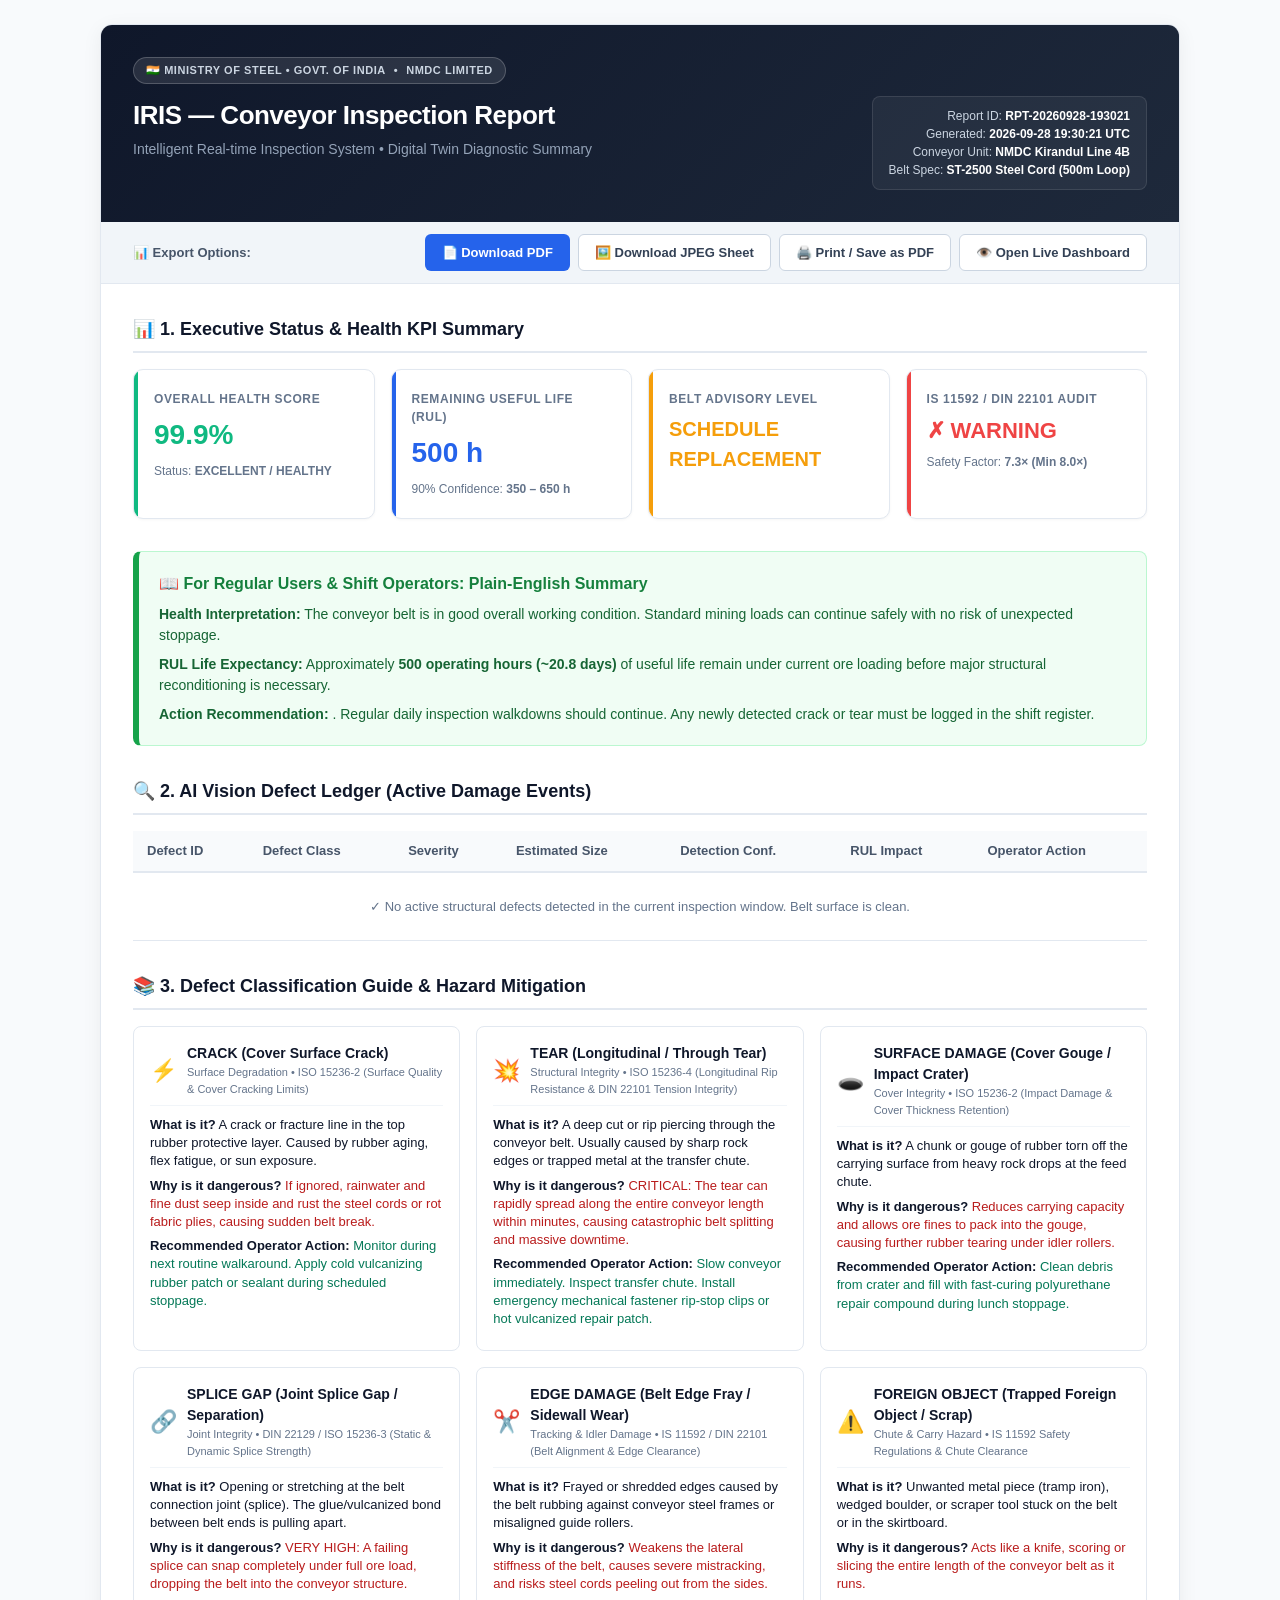
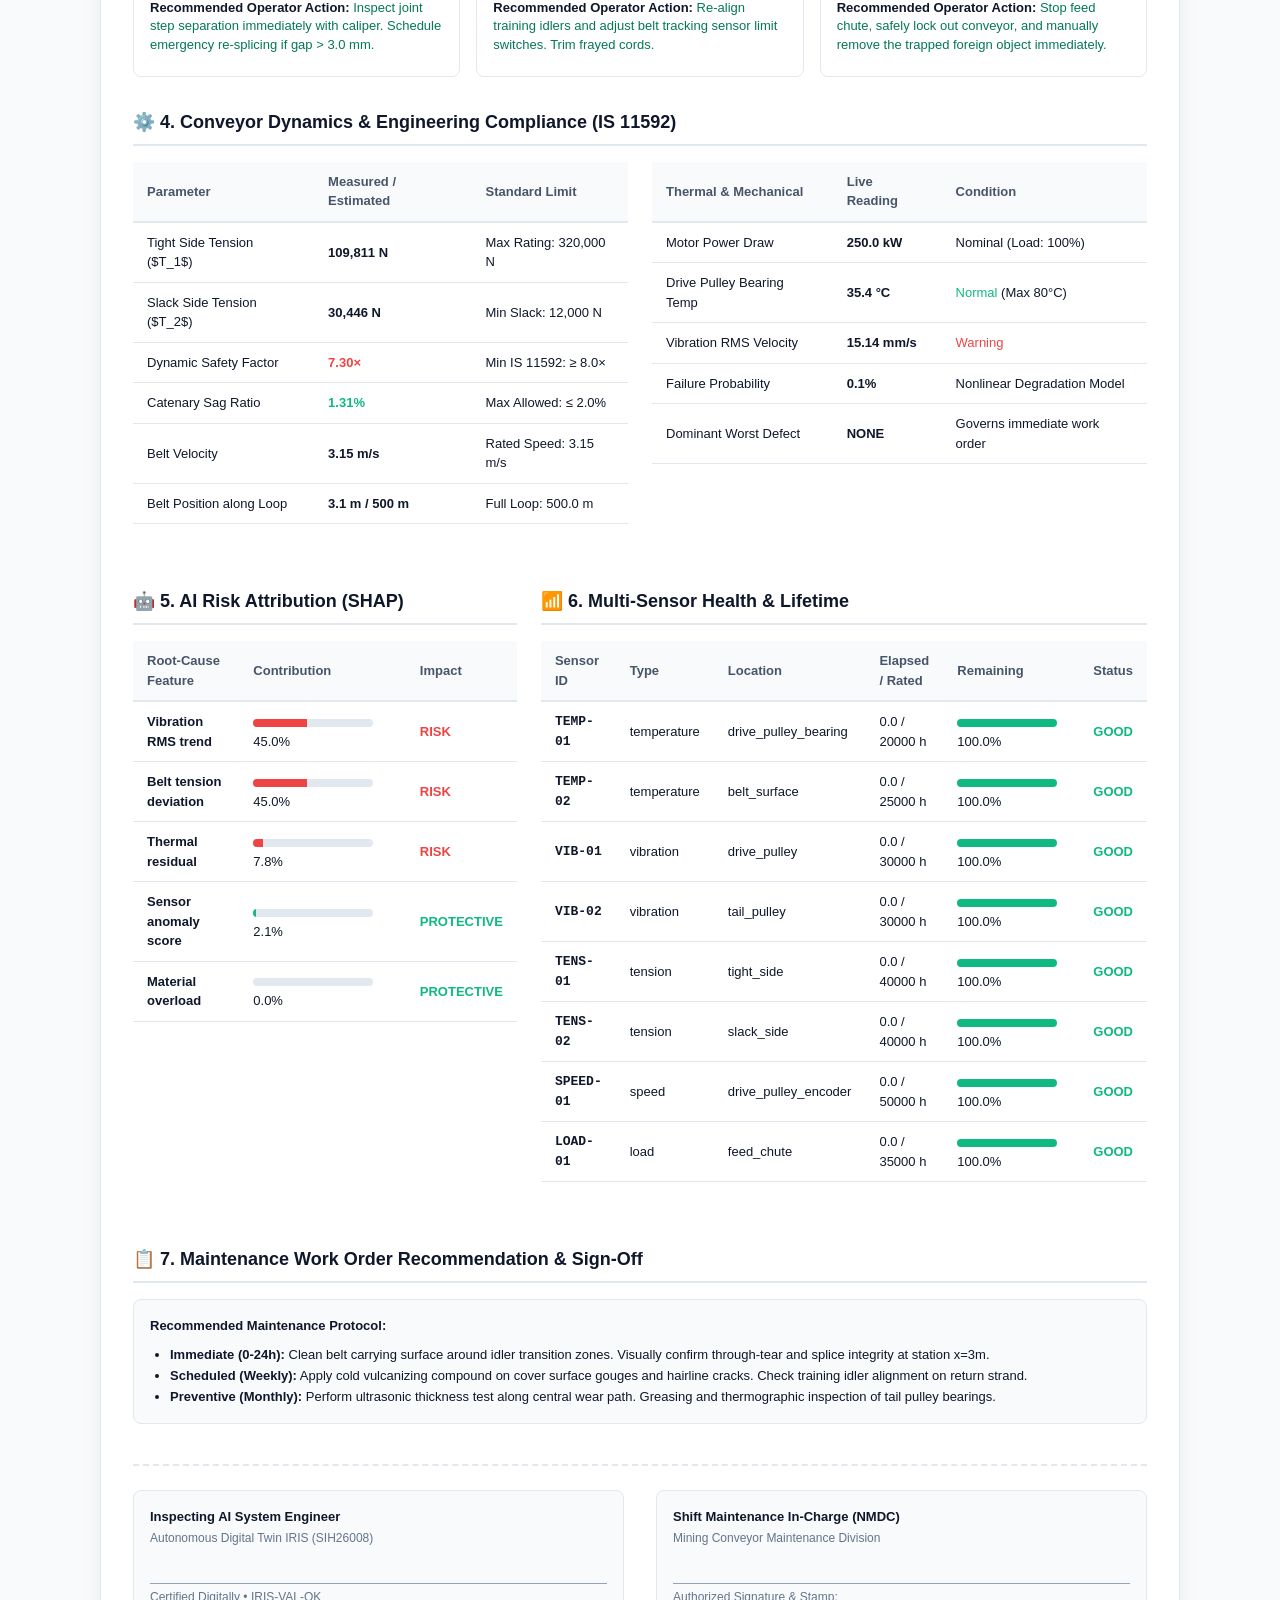
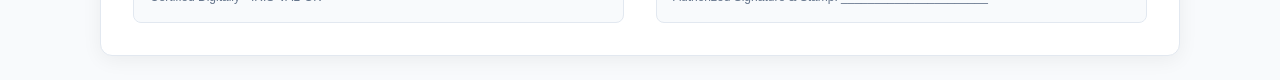
<file: data/reports/IRIS_Report_20260928_193021.html>
<!DOCTYPE html>
<html lang="en">
<head>
    <meta charset="UTF-8">
    <meta name="viewport" content="width=device-width, initial-scale=1.0">
    <title>IRIS Diagnostic Report — RPT-20260928-193021</title>
    <style>
        :root {
            --primary: #0f172a;
            --primary-accent: #2563eb;
            --text-main: #0f172a;
            --text-muted: #64748b;
            --border: #e2e8f0;
            --bg-page: #f8fafc;
            --bg-card: #ffffff;
        }
        * {
            box-sizing: border-box;
            margin: 0;
            padding: 0;
        }
        body {
            font-family: -apple-system, BlinkMacSystemFont, "Segoe UI", Roboto, Helvetica, Arial, sans-serif;
            background-color: var(--bg-page);
            color: var(--text-main);
            line-height: 1.5;
            padding: 24px;
        }
        .report-container {
            max-width: 1080px;
            margin: 0 auto;
            background: var(--bg-card);
            border-radius: 12px;
            box-shadow: 0 4px 20px rgba(0, 0, 0, 0.06);
            border: 1px solid var(--border);
            overflow: hidden;
        }
        /* Header Banner */
        .report-header {
            background: linear-gradient(135deg, #0f172a 0%, #1e293b 100%);
            color: #ffffff;
            padding: 32px;
            position: relative;
        }
        .govt-badge {
            display: inline-flex;
            align-items: center;
            gap: 8px;
            background: rgba(255, 255, 255, 0.1);
            border: 1px solid rgba(255, 255, 255, 0.2);
            padding: 4px 12px;
            border-radius: 999px;
            font-size: 11px;
            font-weight: 700;
            letter-spacing: 0.05em;
            color: #cbd5e1;
            margin-bottom: 12px;
        }
        .report-title-row {
            display: flex;
            justify-content: space-between;
            align-items: flex-start;
            flex-wrap: wrap;
            gap: 16px;
        }
        .report-main-title {
            font-size: 26px;
            font-weight: 800;
            letter-spacing: -0.02em;
        }
        .report-subtitle {
            font-size: 14px;
            color: #94a3b8;
            margin-top: 4px;
        }
        .meta-box {
            text-align: right;
            font-size: 12px;
            color: #cbd5e1;
            background: rgba(255, 255, 255, 0.05);
            padding: 10px 16px;
            border-radius: 8px;
            border: 1px solid rgba(255, 255, 255, 0.1);
        }
        .meta-box strong {
            color: #ffffff;
        }

        /* Action Toolbar */
        .action-bar {
            display: flex;
            justify-content: space-between;
            align-items: center;
            background: #f1f5f9;
            padding: 12px 32px;
            border-bottom: 1px solid var(--border);
            gap: 12px;
            flex-wrap: wrap;
        }
        .btn {
            display: inline-flex;
            align-items: center;
            gap: 6px;
            padding: 8px 16px;
            font-size: 13px;
            font-weight: 600;
            border-radius: 6px;
            cursor: pointer;
            text-decoration: none;
            border: 1px solid transparent;
            transition: all 0.2s ease;
        }
        .btn-primary {
            background: #2563eb;
            color: #ffffff;
        }
        .btn-primary:hover {
            background: #1d4ed8;
        }
        .btn-outline {
            background: #ffffff;
            color: #334155;
            border-color: #cbd5e1;
        }
        .btn-outline:hover {
            background: #f8fafc;
            border-color: #94a3b8;
        }

        /* Content Area */
        .report-body {
            padding: 32px;
        }

        /* Section Headings */
        .section-title {
            font-size: 18px;
            font-weight: 700;
            color: #0f172a;
            margin-bottom: 16px;
            display: flex;
            align-items: center;
            gap: 8px;
            border-bottom: 2px solid #e2e8f0;
            padding-bottom: 8px;
        }

        /* KPI Dashboard Grid */
        .kpi-grid {
            display: grid;
            grid-template-columns: repeat(auto-fit, minmax(220px, 1fr));
            gap: 16px;
            margin-bottom: 32px;
        }
        .kpi-card {
            background: #ffffff;
            border: 1px solid var(--border);
            border-radius: 10px;
            padding: 20px;
            box-shadow: 0 1px 3px rgba(0, 0, 0, 0.04);
            position: relative;
            overflow: hidden;
        }
        .kpi-card::before {
            content: "";
            position: absolute;
            top: 0;
            left: 0;
            width: 4px;
            height: 100%;
            background: var(--card-color, #2563eb);
        }
        .kpi-label {
            font-size: 12px;
            font-weight: 600;
            text-transform: uppercase;
            letter-spacing: 0.05em;
            color: var(--text-muted);
        }
        .kpi-val {
            font-size: 28px;
            font-weight: 800;
            color: var(--card-color, #0f172a);
            margin: 6px 0;
        }
        .kpi-sub {
            font-size: 12px;
            color: var(--text-muted);
        }

        /* Plain English Guide Callout */
        .guide-box {
            background: #f0fdf4;
            border: 1px solid #bbf7d0;
            border-left: 6px solid #16a34a;
            border-radius: 8px;
            padding: 20px;
            margin-bottom: 32px;
        }
        .guide-box h3 {
            font-size: 16px;
            color: #15803d;
            font-weight: 700;
            margin-bottom: 8px;
            display: flex;
            align-items: center;
            gap: 6px;
        }
        .guide-box p {
            font-size: 14px;
            color: #166534;
            margin-bottom: 8px;
        }
        .guide-box p:last-child {
            margin-bottom: 0;
        }

        /* Plain Cards Grid for Defect Classes */
        .plain-grid {
            display: grid;
            grid-template-columns: repeat(auto-fit, minmax(310px, 1fr));
            gap: 16px;
            margin-bottom: 32px;
        }
        .plain-card {
            background: #ffffff;
            border: 1px solid var(--border);
            border-radius: 8px;
            padding: 16px;
            font-size: 13px;
        }
        .plain-card-header {
            display: flex;
            align-items: center;
            gap: 10px;
            margin-bottom: 10px;
            border-bottom: 1px solid #f1f5f9;
            padding-bottom: 8px;
        }
        .plain-icon {
            font-size: 22px;
        }
        .plain-card-title {
            font-weight: 700;
            font-size: 14px;
            color: #0f172a;
        }
        .plain-card-cat {
            font-size: 11px;
            color: var(--text-muted);
        }
        .plain-card-body p {
            margin-bottom: 6px;
            line-height: 1.4;
        }

        /* Tables */
        .data-table {
            width: 100%;
            border-collapse: collapse;
            font-size: 13px;
            margin-bottom: 32px;
        }
        .data-table th {
            background: #f8fafc;
            color: #475569;
            font-weight: 600;
            text-align: left;
            padding: 10px 14px;
            border-bottom: 2px solid var(--border);
        }
        .data-table td {
            padding: 10px 14px;
            border-bottom: 1px solid var(--border);
            vertical-align: middle;
        }
        .data-table tr:hover td {
            background: #f8fafc;
        }

        /* Chips & Badges */
        .class-chip {
            display: inline-block;
            padding: 2px 8px;
            border-radius: 4px;
            font-size: 11px;
            font-weight: 700;
            border: 1px solid transparent;
        }
        .sev-chip {
            display: inline-block;
            padding: 2px 8px;
            border-radius: 4px;
            font-size: 11px;
            font-weight: 700;
            border: 1px solid transparent;
        }

        /* Engineering Metrics 2-col */
        .two-col {
            display: grid;
            grid-template-columns: 1fr 1fr;
            gap: 24px;
            margin-bottom: 32px;
        }
        @media (max-width: 768px) {
            .two-col {
                grid-template-columns: 1fr;
            }
        }

        /* Signoff Block */
        .signoff-block {
            display: grid;
            grid-template-columns: 1fr 1fr;
            gap: 32px;
            margin-top: 40px;
            padding-top: 24px;
            border-top: 2px dashed var(--border);
        }
        .sign-box {
            border: 1px solid var(--border);
            border-radius: 8px;
            padding: 16px;
            background: #f8fafc;
        }
        .sign-line {
            margin-top: 36px;
            border-top: 1px solid #94a3b8;
            padding-top: 4px;
            font-size: 12px;
            color: #64748b;
        }

        /* Print Media Styles */
        @media print {
            body {
                background: #ffffff;
                padding: 0;
            }
            .report-container {
                box-shadow: none;
                border: none;
                max-width: 100%;
            }
            .action-bar {
                display: none;
            }
            .report-header {
                background: #0f172a !important;
                -webkit-print-color-adjust: exact;
                print-color-adjust: exact;
            }
            .kpi-card, .plain-card, .guide-box {
                break-inside: avoid;
            }
        }
    </style>
</head>
<body>

<div class="report-container">
    <!-- Header -->
    <div class="report-header">
        <div class="govt-badge">
            <span>🇮🇳 MINISTRY OF STEEL • GOVT. OF INDIA</span>
            <span>•</span>
            <span>NMDC LIMITED</span>
        </div>
        <div class="report-title-row">
            <div>
                <h1 class="report-main-title">IRIS — Conveyor Inspection Report</h1>
                <div class="report-subtitle">Intelligent Real-time Inspection System • Digital Twin Diagnostic Summary</div>
            </div>
            <div class="meta-box">
                <div>Report ID: <strong>RPT-20260928-193021</strong></div>
                <div>Generated: <strong>2026-09-28 19:30:21 UTC</strong></div>
                <div>Conveyor Unit: <strong>NMDC Kirandul Line 4B</strong></div>
                <div>Belt Spec: <strong>ST-2500 Steel Cord (500m Loop)</strong></div>
            </div>
        </div>
    </div>

    <!-- Toolbar -->
    <div class="action-bar">
        <div style="font-size:13px;color:#475569;font-weight:600">
            📊 Export Options:
        </div>
        <div style="display:flex;gap:8px;flex-wrap:wrap">
            <a href="/api/report/pdf" class="btn btn-primary" download="IRIS_Report_RPT-20260928-193021.pdf">
                📄 Download PDF
            </a>
            <a href="/api/report/jpeg" class="btn btn-outline" download="IRIS_Report_RPT-20260928-193021.jpeg">
                🖼️ Download JPEG Sheet
            </a>
            <button onclick="window.print()" class="btn btn-outline">
                🖨️ Print / Save as PDF
            </button>
            <a href="/" class="btn btn-outline">
                👁️ Open Live Dashboard
            </a>
        </div>
    </div>

    <div class="report-body">
        <!-- ═══ 1. Executive Status & KPIs ═══ -->
        <div class="section-title">📊 1. Executive Status & Health KPI Summary</div>
        
        <div class="kpi-grid">
            <div class="kpi-card" style="--card-color: #10b981">
                <div class="kpi-label">Overall Health Score</div>
                <div class="kpi-val">99.9%</div>
                <div class="kpi-sub">Status: <strong>EXCELLENT / HEALTHY</strong></div>
            </div>
            <div class="kpi-card" style="--card-color: #2563eb">
                <div class="kpi-label">Remaining Useful Life (RUL)</div>
                <div class="kpi-val">500 h</div>
                <div class="kpi-sub">90% Confidence: <strong>350 – 650 h</strong></div>
            </div>
            <div class="kpi-card" style="--card-color: #f59e0b">
                <div class="kpi-label">Belt Advisory Level</div>
                <div class="kpi-val" style="font-size:20px">SCHEDULE REPLACEMENT</div>
                <div class="kpi-sub"></div>
            </div>
            <div class="kpi-card" style="--card-color: #ef4444">
                <div class="kpi-label">IS 11592 / DIN 22101 Audit</div>
                <div class="kpi-val" style="font-size:22px">✗ WARNING</div>
                <div class="kpi-sub">Safety Factor: <strong>7.3× (Min 8.0×)</strong></div>
            </div>
        </div>

        <!-- ═══ 2. Non-Technical / Plain-English Guide ═══ -->
        <div class="guide-box">
            <h3>📖 For Regular Users & Shift Operators: Plain-English Summary</h3>
            <p><strong>Health Interpretation:</strong> The conveyor belt is in good overall working condition. Standard mining loads can continue safely with no risk of unexpected stoppage.</p>
            <p><strong>RUL Life Expectancy:</strong> Approximately <strong>500 operating hours (~20.8 days)</strong> of useful life remain under current ore loading before major structural reconditioning is necessary.</p>
            <p><strong>Action Recommendation:</strong> . Regular daily inspection walkdowns should continue. Any newly detected crack or tear must be logged in the shift register.</p>
        </div>

        <!-- ═══ 3. Active Damage Event Ledger ═══ -->
        <div class="section-title">🔍 2. AI Vision Defect Ledger (Active Damage Events)</div>
        <table class="data-table">
            <thead>
                <tr>
                    <th>Defect ID</th>
                    <th>Defect Class</th>
                    <th>Severity</th>
                    <th>Estimated Size</th>
                    <th>Detection Conf.</th>
                    <th>RUL Impact</th>
                    <th>Operator Action</th>
                </tr>
            </thead>
            <tbody>
                
        <tr>
            <td colspan="7" style="text-align:center;padding:24px;color:#64748b">
                ✓ No active structural defects detected in the current inspection window. Belt surface is clean.
            </td>
        </tr>
        
            </tbody>
        </table>

        <!-- ═══ 4. Defect Types Knowledge Base for Operators ═══ -->
        <div class="section-title">📚 3. Defect Classification Guide & Hazard Mitigation</div>
        <div class="plain-grid">
            
        <div class="plain-card">
            <div class="plain-card-header">
                <span class="plain-icon">⚡</span>
                <div>
                    <div class="plain-card-title">CRACK (Cover Surface Crack)</div>
                    <div class="plain-card-cat">Surface Degradation • ISO 15236-2 (Surface Quality & Cover Cracking Limits)</div>
                </div>
            </div>
            <div class="plain-card-body">
                <p><strong>What is it?</strong> A crack or fracture line in the top rubber protective layer. Caused by rubber aging, flex fatigue, or sun exposure.</p>
                <p><strong>Why is it dangerous?</strong> <span style="color:#b91c1c">If ignored, rainwater and fine dust seep inside and rust the steel cords or rot fabric plies, causing sudden belt break.</span></p>
                <p><strong>Recommended Operator Action:</strong> <span style="color:#047857">Monitor during next routine walkaround. Apply cold vulcanizing rubber patch or sealant during scheduled stoppage.</span></p>
            </div>
        </div>
        
        <div class="plain-card">
            <div class="plain-card-header">
                <span class="plain-icon">💥</span>
                <div>
                    <div class="plain-card-title">TEAR (Longitudinal / Through Tear)</div>
                    <div class="plain-card-cat">Structural Integrity • ISO 15236-4 (Longitudinal Rip Resistance & DIN 22101 Tension Integrity)</div>
                </div>
            </div>
            <div class="plain-card-body">
                <p><strong>What is it?</strong> A deep cut or rip piercing through the conveyor belt. Usually caused by sharp rock edges or trapped metal at the transfer chute.</p>
                <p><strong>Why is it dangerous?</strong> <span style="color:#b91c1c">CRITICAL: The tear can rapidly spread along the entire conveyor length within minutes, causing catastrophic belt splitting and massive downtime.</span></p>
                <p><strong>Recommended Operator Action:</strong> <span style="color:#047857">Slow conveyor immediately. Inspect transfer chute. Install emergency mechanical fastener rip-stop clips or hot vulcanized repair patch.</span></p>
            </div>
        </div>
        
        <div class="plain-card">
            <div class="plain-card-header">
                <span class="plain-icon">🕳️</span>
                <div>
                    <div class="plain-card-title">SURFACE DAMAGE (Cover Gouge / Impact Crater)</div>
                    <div class="plain-card-cat">Cover Integrity • ISO 15236-2 (Impact Damage & Cover Thickness Retention)</div>
                </div>
            </div>
            <div class="plain-card-body">
                <p><strong>What is it?</strong> A chunk or gouge of rubber torn off the carrying surface from heavy rock drops at the feed chute.</p>
                <p><strong>Why is it dangerous?</strong> <span style="color:#b91c1c">Reduces carrying capacity and allows ore fines to pack into the gouge, causing further rubber tearing under idler rollers.</span></p>
                <p><strong>Recommended Operator Action:</strong> <span style="color:#047857">Clean debris from crater and fill with fast-curing polyurethane repair compound during lunch stoppage.</span></p>
            </div>
        </div>
        
        <div class="plain-card">
            <div class="plain-card-header">
                <span class="plain-icon">🔗</span>
                <div>
                    <div class="plain-card-title">SPLICE GAP (Joint Splice Gap / Separation)</div>
                    <div class="plain-card-cat">Joint Integrity • DIN 22129 / ISO 15236-3 (Static & Dynamic Splice Strength)</div>
                </div>
            </div>
            <div class="plain-card-body">
                <p><strong>What is it?</strong> Opening or stretching at the belt connection joint (splice). The glue/vulcanized bond between belt ends is pulling apart.</p>
                <p><strong>Why is it dangerous?</strong> <span style="color:#b91c1c">VERY HIGH: A failing splice can snap completely under full ore load, dropping the belt into the conveyor structure.</span></p>
                <p><strong>Recommended Operator Action:</strong> <span style="color:#047857">Inspect joint step separation immediately with caliper. Schedule emergency re-splicing if gap > 3.0 mm.</span></p>
            </div>
        </div>
        
        <div class="plain-card">
            <div class="plain-card-header">
                <span class="plain-icon">✂️</span>
                <div>
                    <div class="plain-card-title">EDGE DAMAGE (Belt Edge Fray / Sidewall Wear)</div>
                    <div class="plain-card-cat">Tracking & Idler Damage • IS 11592 / DIN 22101 (Belt Alignment & Edge Clearance)</div>
                </div>
            </div>
            <div class="plain-card-body">
                <p><strong>What is it?</strong> Frayed or shredded edges caused by the belt rubbing against conveyor steel frames or misaligned guide rollers.</p>
                <p><strong>Why is it dangerous?</strong> <span style="color:#b91c1c">Weakens the lateral stiffness of the belt, causes severe mistracking, and risks steel cords peeling out from the sides.</span></p>
                <p><strong>Recommended Operator Action:</strong> <span style="color:#047857">Re-align training idlers and adjust belt tracking sensor limit switches. Trim frayed cords.</span></p>
            </div>
        </div>
        
        <div class="plain-card">
            <div class="plain-card-header">
                <span class="plain-icon">⚠️</span>
                <div>
                    <div class="plain-card-title">FOREIGN OBJECT (Trapped Foreign Object / Scrap)</div>
                    <div class="plain-card-cat">Chute & Carry Hazard • IS 11592 Safety Regulations & Chute Clearance</div>
                </div>
            </div>
            <div class="plain-card-body">
                <p><strong>What is it?</strong> Unwanted metal piece (tramp iron), wedged boulder, or scraper tool stuck on the belt or in the skirtboard.</p>
                <p><strong>Why is it dangerous?</strong> <span style="color:#b91c1c">Acts like a knife, scoring or slicing the entire length of the conveyor belt as it runs.</span></p>
                <p><strong>Recommended Operator Action:</strong> <span style="color:#047857">Stop feed chute, safely lock out conveyor, and manually remove the trapped foreign object immediately.</span></p>
            </div>
        </div>
        
        </div>

        <!-- ═══ 5. Physics & Dynamic Compliance ═══ -->
        <div class="section-title">⚙️ 4. Conveyor Dynamics & Engineering Compliance (IS 11592)</div>
        <div class="two-col">
            <div>
                <table class="data-table">
                    <thead>
                        <tr>
                            <th>Parameter</th>
                            <th>Measured / Estimated</th>
                            <th>Standard Limit</th>
                        </tr>
                    </thead>
                    <tbody>
                        <tr>
                            <td>Tight Side Tension ($T_1$)</td>
                            <td><strong>109,811 N</strong></td>
                            <td>Max Rating: 320,000 N</td>
                        </tr>
                        <tr>
                            <td>Slack Side Tension ($T_2$)</td>
                            <td><strong>30,446 N</strong></td>
                            <td>Min Slack: 12,000 N</td>
                        </tr>
                        <tr>
                            <td>Dynamic Safety Factor</td>
                            <td><strong style="color:#ef4444">7.30×</strong></td>
                            <td>Min IS 11592: &ge; 8.0×</td>
                        </tr>
                        <tr>
                            <td>Catenary Sag Ratio</td>
                            <td><strong style="color:#10b981">1.31%</strong></td>
                            <td>Max Allowed: &le; 2.0%</td>
                        </tr>
                        <tr>
                            <td>Belt Velocity</td>
                            <td><strong>3.15 m/s</strong></td>
                            <td>Rated Speed: 3.15 m/s</td>
                        </tr>
                        <tr>
                            <td>Belt Position along Loop</td>
                            <td><strong>3.1 m / 500 m</strong></td>
                            <td>Full Loop: 500.0 m</td>
                        </tr>
                    </tbody>
                </table>
            </div>
            <div>
                <table class="data-table">
                    <thead>
                        <tr>
                            <th>Thermal & Mechanical</th>
                            <th>Live Reading</th>
                            <th>Condition</th>
                        </tr>
                    </thead>
                    <tbody>
                        <tr>
                            <td>Motor Power Draw</td>
                            <td><strong>250.0 kW</strong></td>
                            <td>Nominal (Load: 100%)</td>
                        </tr>
                        <tr>
                            <td>Drive Pulley Bearing Temp</td>
                            <td><strong>35.4 °C</strong></td>
                            <td><span style="color:#10b981">Normal</span> (Max 80°C)</td>
                        </tr>
                        <tr>
                            <td>Vibration RMS Velocity</td>
                            <td><strong>15.14 mm/s</strong></td>
                            <td><span style="color:#ef4444">Warning</span></td>
                        </tr>
                        <tr>
                            <td>Failure Probability</td>
                            <td><strong>0.1%</strong></td>
                            <td>Nonlinear Degradation Model</td>
                        </tr>
                        <tr>
                            <td>Dominant Worst Defect</td>
                            <td><strong>NONE</strong></td>
                            <td>Governs immediate work order</td>
                        </tr>
                    </tbody>
                </table>
            </div>
        </div>

        <!-- ═══ 6. AI SHAP Feature Risk Attribution & Sensors ═══ -->
        <div class="two-col">
            <div>
                <div class="section-title">🤖 5. AI Risk Attribution (SHAP)</div>
                <table class="data-table">
                    <thead>
                        <tr>
                            <th>Root-Cause Feature</th>
                            <th>Contribution</th>
                            <th>Impact</th>
                        </tr>
                    </thead>
                    <tbody>
                        
            <tr>
                <td><strong>Vibration RMS trend</strong></td>
                <td>
                    <div style="background:#e2e8f0;border-radius:4px;height:8px;overflow:hidden;width:120px;display:inline-block;vertical-align:middle;margin-right:8px">
                        <div style="background:#ef4444;height:100%;width:45.0%"></div>
                    </div>
                    45.0%
                </td>
                <td><span style="color:#ef4444;font-weight:600;text-transform:uppercase">risk</span></td>
            </tr>
            
            <tr>
                <td><strong>Belt tension deviation</strong></td>
                <td>
                    <div style="background:#e2e8f0;border-radius:4px;height:8px;overflow:hidden;width:120px;display:inline-block;vertical-align:middle;margin-right:8px">
                        <div style="background:#ef4444;height:100%;width:45.0%"></div>
                    </div>
                    45.0%
                </td>
                <td><span style="color:#ef4444;font-weight:600;text-transform:uppercase">risk</span></td>
            </tr>
            
            <tr>
                <td><strong>Thermal residual</strong></td>
                <td>
                    <div style="background:#e2e8f0;border-radius:4px;height:8px;overflow:hidden;width:120px;display:inline-block;vertical-align:middle;margin-right:8px">
                        <div style="background:#ef4444;height:100%;width:7.8%"></div>
                    </div>
                    7.8%
                </td>
                <td><span style="color:#ef4444;font-weight:600;text-transform:uppercase">risk</span></td>
            </tr>
            
            <tr>
                <td><strong>Sensor anomaly score</strong></td>
                <td>
                    <div style="background:#e2e8f0;border-radius:4px;height:8px;overflow:hidden;width:120px;display:inline-block;vertical-align:middle;margin-right:8px">
                        <div style="background:#10b981;height:100%;width:2.1%"></div>
                    </div>
                    2.1%
                </td>
                <td><span style="color:#10b981;font-weight:600;text-transform:uppercase">protective</span></td>
            </tr>
            
            <tr>
                <td><strong>Material overload</strong></td>
                <td>
                    <div style="background:#e2e8f0;border-radius:4px;height:8px;overflow:hidden;width:120px;display:inline-block;vertical-align:middle;margin-right:8px">
                        <div style="background:#10b981;height:100%;width:0.0%"></div>
                    </div>
                    0.0%
                </td>
                <td><span style="color:#10b981;font-weight:600;text-transform:uppercase">protective</span></td>
            </tr>
            
                    </tbody>
                </table>
            </div>
            <div>
                <div class="section-title">📶 6. Multi-Sensor Health & Lifetime</div>
                <table class="data-table">
                    <thead>
                        <tr>
                            <th>Sensor ID</th>
                            <th>Type</th>
                            <th>Location</th>
                            <th>Elapsed / Rated</th>
                            <th>Remaining</th>
                            <th>Status</th>
                        </tr>
                    </thead>
                    <tbody>
                        
            <tr>
                <td style="font-weight:600;font-family:monospace">TEMP-01</td>
                <td>temperature</td>
                <td>drive_pulley_bearing</td>
                <td>0.0 / 20000 h</td>
                <td>
                    <div style="background:#e2e8f0;border-radius:4px;height:8px;overflow:hidden;width:100px;display:inline-block;vertical-align:middle;margin-right:8px">
                        <div style="background:#10b981;height:100%;width:100.0%"></div>
                    </div>
                    100.0%
                </td>
                <td><span style="color:#10b981;font-weight:600">GOOD</span></td>
            </tr>
            
            <tr>
                <td style="font-weight:600;font-family:monospace">TEMP-02</td>
                <td>temperature</td>
                <td>belt_surface</td>
                <td>0.0 / 25000 h</td>
                <td>
                    <div style="background:#e2e8f0;border-radius:4px;height:8px;overflow:hidden;width:100px;display:inline-block;vertical-align:middle;margin-right:8px">
                        <div style="background:#10b981;height:100%;width:100.0%"></div>
                    </div>
                    100.0%
                </td>
                <td><span style="color:#10b981;font-weight:600">GOOD</span></td>
            </tr>
            
            <tr>
                <td style="font-weight:600;font-family:monospace">VIB-01</td>
                <td>vibration</td>
                <td>drive_pulley</td>
                <td>0.0 / 30000 h</td>
                <td>
                    <div style="background:#e2e8f0;border-radius:4px;height:8px;overflow:hidden;width:100px;display:inline-block;vertical-align:middle;margin-right:8px">
                        <div style="background:#10b981;height:100%;width:100.0%"></div>
                    </div>
                    100.0%
                </td>
                <td><span style="color:#10b981;font-weight:600">GOOD</span></td>
            </tr>
            
            <tr>
                <td style="font-weight:600;font-family:monospace">VIB-02</td>
                <td>vibration</td>
                <td>tail_pulley</td>
                <td>0.0 / 30000 h</td>
                <td>
                    <div style="background:#e2e8f0;border-radius:4px;height:8px;overflow:hidden;width:100px;display:inline-block;vertical-align:middle;margin-right:8px">
                        <div style="background:#10b981;height:100%;width:100.0%"></div>
                    </div>
                    100.0%
                </td>
                <td><span style="color:#10b981;font-weight:600">GOOD</span></td>
            </tr>
            
            <tr>
                <td style="font-weight:600;font-family:monospace">TENS-01</td>
                <td>tension</td>
                <td>tight_side</td>
                <td>0.0 / 40000 h</td>
                <td>
                    <div style="background:#e2e8f0;border-radius:4px;height:8px;overflow:hidden;width:100px;display:inline-block;vertical-align:middle;margin-right:8px">
                        <div style="background:#10b981;height:100%;width:100.0%"></div>
                    </div>
                    100.0%
                </td>
                <td><span style="color:#10b981;font-weight:600">GOOD</span></td>
            </tr>
            
            <tr>
                <td style="font-weight:600;font-family:monospace">TENS-02</td>
                <td>tension</td>
                <td>slack_side</td>
                <td>0.0 / 40000 h</td>
                <td>
                    <div style="background:#e2e8f0;border-radius:4px;height:8px;overflow:hidden;width:100px;display:inline-block;vertical-align:middle;margin-right:8px">
                        <div style="background:#10b981;height:100%;width:100.0%"></div>
                    </div>
                    100.0%
                </td>
                <td><span style="color:#10b981;font-weight:600">GOOD</span></td>
            </tr>
            
            <tr>
                <td style="font-weight:600;font-family:monospace">SPEED-01</td>
                <td>speed</td>
                <td>drive_pulley_encoder</td>
                <td>0.0 / 50000 h</td>
                <td>
                    <div style="background:#e2e8f0;border-radius:4px;height:8px;overflow:hidden;width:100px;display:inline-block;vertical-align:middle;margin-right:8px">
                        <div style="background:#10b981;height:100%;width:100.0%"></div>
                    </div>
                    100.0%
                </td>
                <td><span style="color:#10b981;font-weight:600">GOOD</span></td>
            </tr>
            
            <tr>
                <td style="font-weight:600;font-family:monospace">LOAD-01</td>
                <td>load</td>
                <td>feed_chute</td>
                <td>0.0 / 35000 h</td>
                <td>
                    <div style="background:#e2e8f0;border-radius:4px;height:8px;overflow:hidden;width:100px;display:inline-block;vertical-align:middle;margin-right:8px">
                        <div style="background:#10b981;height:100%;width:100.0%"></div>
                    </div>
                    100.0%
                </td>
                <td><span style="color:#10b981;font-weight:600">GOOD</span></td>
            </tr>
            
                    </tbody>
                </table>
            </div>
        </div>

        <!-- ═══ 7. Work Order & Signatures ═══ -->
        <div class="section-title">📋 7. Maintenance Work Order Recommendation & Sign-Off</div>
        <div style="background:#f8fafc;border:1px solid var(--border);border-radius:8px;padding:16px;font-size:13px;line-height:1.6">
            <strong>Recommended Maintenance Protocol:</strong>
            <ul style="margin-left:20px;margin-top:8px">
                <li><strong>Immediate (0-24h):</strong> Clean belt carrying surface around idler transition zones. Visually confirm through-tear and splice integrity at station x=3m.</li>
                <li><strong>Scheduled (Weekly):</strong> Apply cold vulcanizing compound on cover surface gouges and hairline cracks. Check training idler alignment on return strand.</li>
                <li><strong>Preventive (Monthly):</strong> Perform ultrasonic thickness test along central wear path. Greasing and thermographic inspection of tail pulley bearings.</li>
            </ul>
        </div>

        <div class="signoff-block">
            <div class="sign-box">
                <div style="font-weight:700;font-size:13px;color:#0f172a">Inspecting AI System Engineer</div>
                <div style="font-size:12px;color:#64748b;margin-top:2px">Autonomous Digital Twin IRIS (SIH26008)</div>
                <div class="sign-line">Certified Digitally • IRIS-VAL-OK</div>
            </div>
            <div class="sign-box">
                <div style="font-weight:700;font-size:13px;color:#0f172a">Shift Maintenance In-Charge (NMDC)</div>
                <div style="font-size:12px;color:#64748b;margin-top:2px">Mining Conveyor Maintenance Division</div>
                <div class="sign-line">Authorized Signature & Stamp: ______________________</div>
            </div>
        </div>
    </div>
</div>

</body>
</html>
</file>
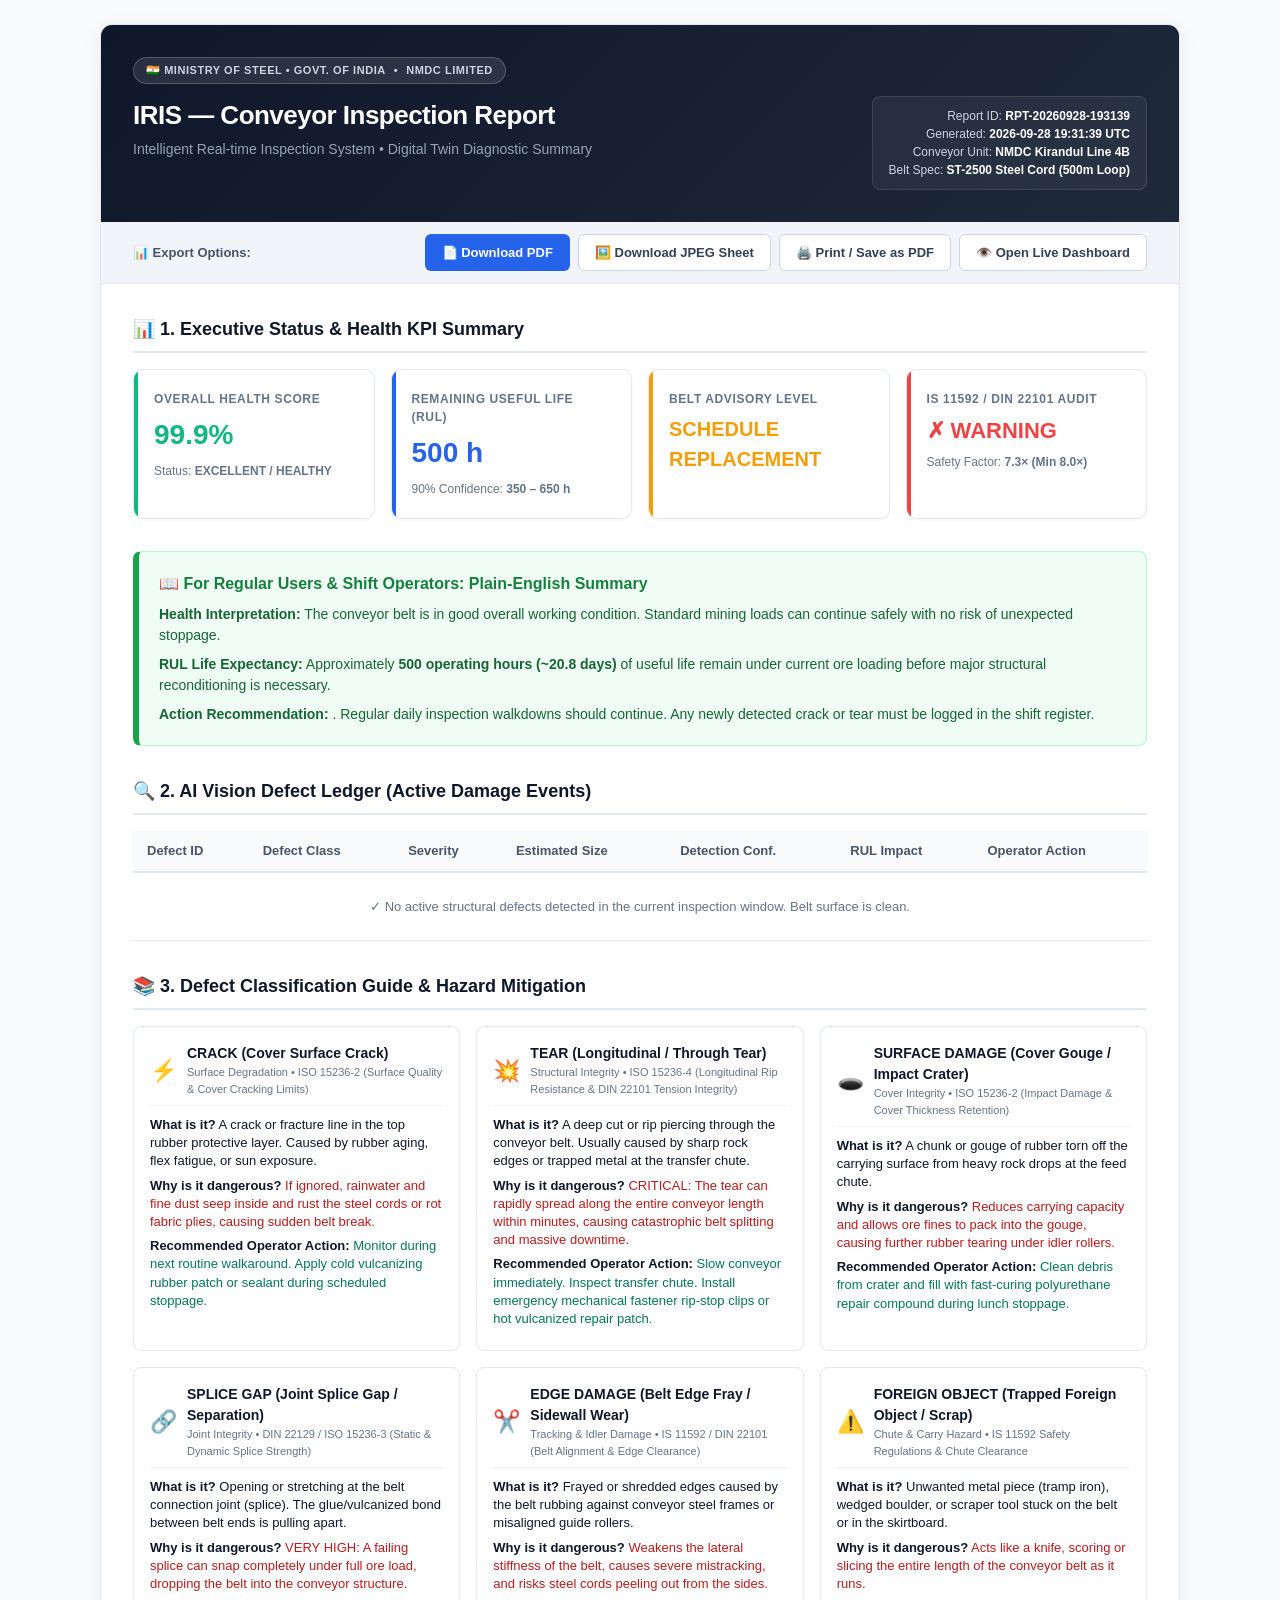
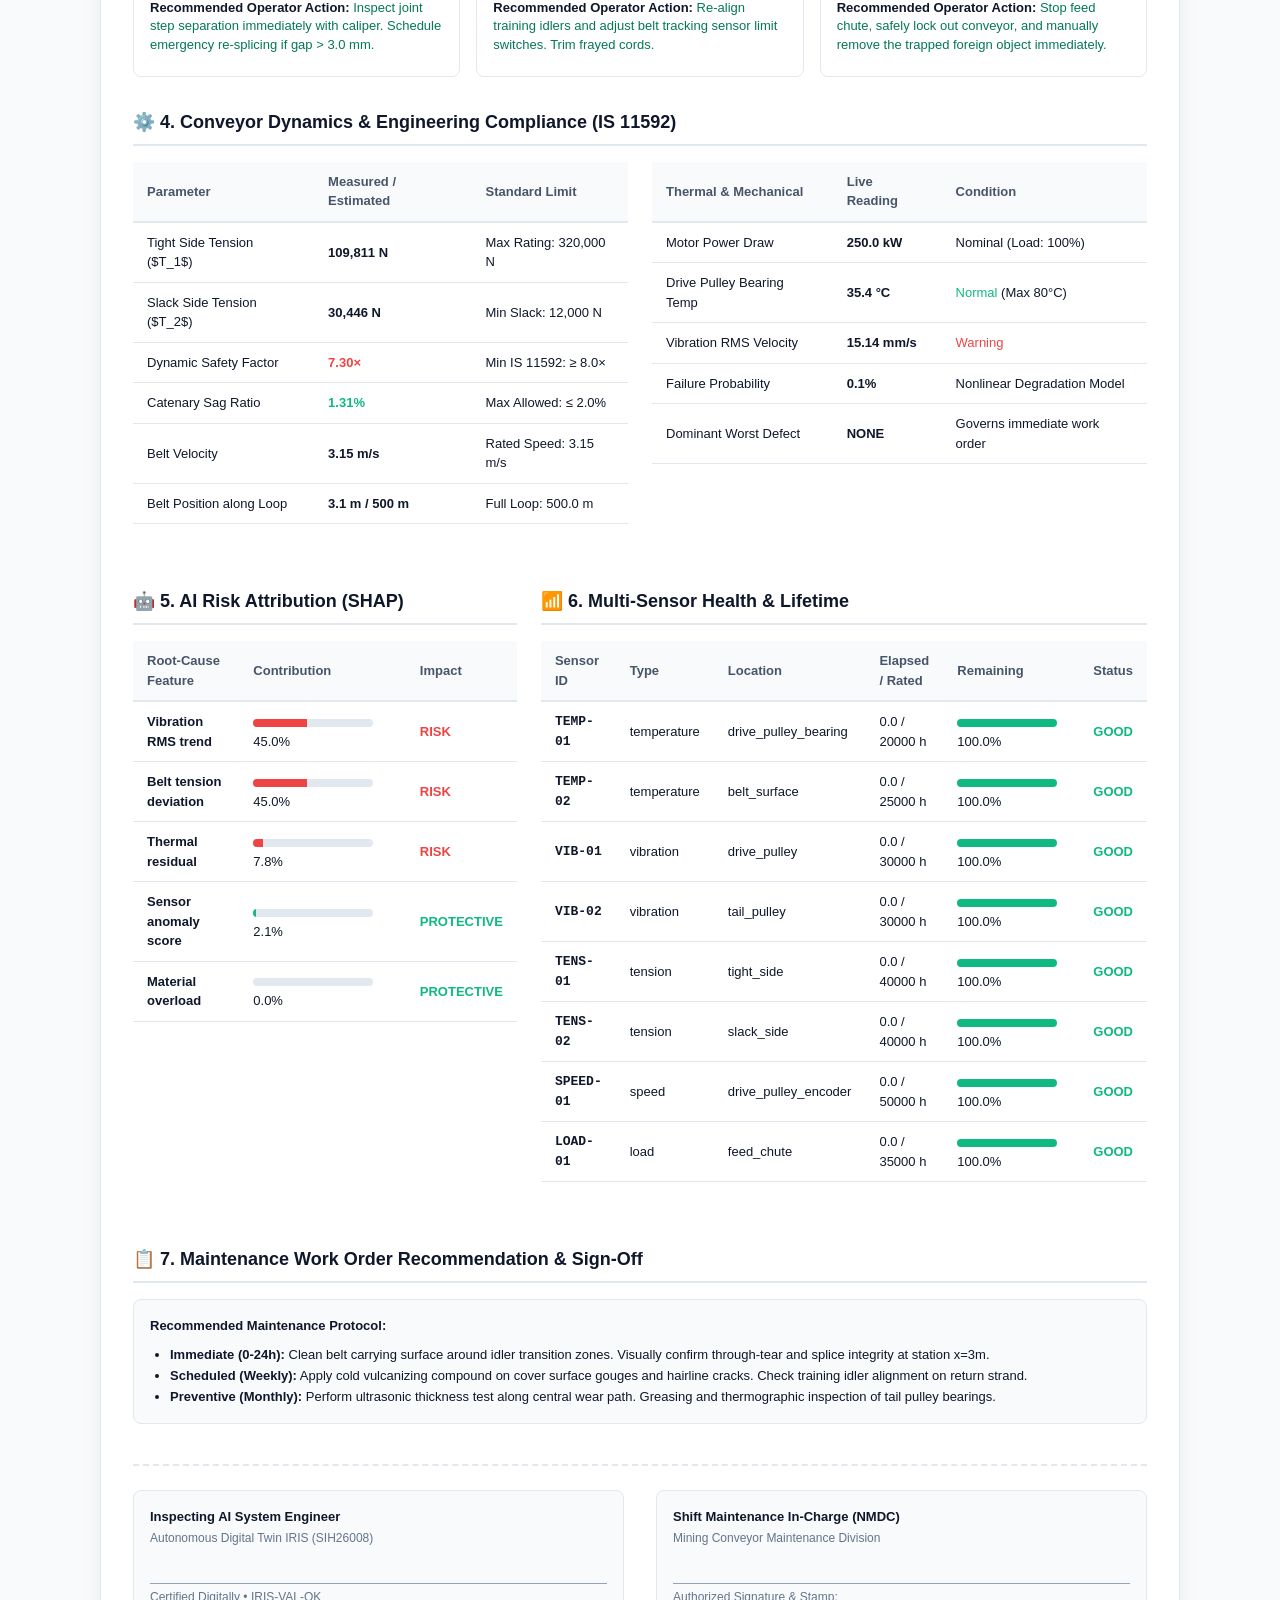
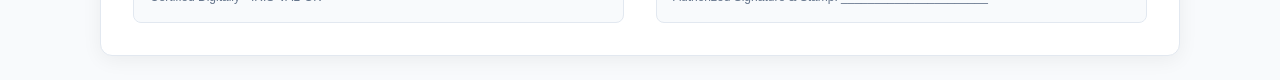
<file: data/reports/IRIS_Report_20260928_193139.html>
<!DOCTYPE html>
<html lang="en">
<head>
    <meta charset="UTF-8">
    <meta name="viewport" content="width=device-width, initial-scale=1.0">
    <title>IRIS Diagnostic Report — RPT-20260928-193139</title>
    <style>
        :root {
            --primary: #0f172a;
            --primary-accent: #2563eb;
            --text-main: #0f172a;
            --text-muted: #64748b;
            --border: #e2e8f0;
            --bg-page: #f8fafc;
            --bg-card: #ffffff;
        }
        * {
            box-sizing: border-box;
            margin: 0;
            padding: 0;
        }
        body {
            font-family: -apple-system, BlinkMacSystemFont, "Segoe UI", Roboto, Helvetica, Arial, sans-serif;
            background-color: var(--bg-page);
            color: var(--text-main);
            line-height: 1.5;
            padding: 24px;
        }
        .report-container {
            max-width: 1080px;
            margin: 0 auto;
            background: var(--bg-card);
            border-radius: 12px;
            box-shadow: 0 4px 20px rgba(0, 0, 0, 0.06);
            border: 1px solid var(--border);
            overflow: hidden;
        }
        /* Header Banner */
        .report-header {
            background: linear-gradient(135deg, #0f172a 0%, #1e293b 100%);
            color: #ffffff;
            padding: 32px;
            position: relative;
        }
        .govt-badge {
            display: inline-flex;
            align-items: center;
            gap: 8px;
            background: rgba(255, 255, 255, 0.1);
            border: 1px solid rgba(255, 255, 255, 0.2);
            padding: 4px 12px;
            border-radius: 999px;
            font-size: 11px;
            font-weight: 700;
            letter-spacing: 0.05em;
            color: #cbd5e1;
            margin-bottom: 12px;
        }
        .report-title-row {
            display: flex;
            justify-content: space-between;
            align-items: flex-start;
            flex-wrap: wrap;
            gap: 16px;
        }
        .report-main-title {
            font-size: 26px;
            font-weight: 800;
            letter-spacing: -0.02em;
        }
        .report-subtitle {
            font-size: 14px;
            color: #94a3b8;
            margin-top: 4px;
        }
        .meta-box {
            text-align: right;
            font-size: 12px;
            color: #cbd5e1;
            background: rgba(255, 255, 255, 0.05);
            padding: 10px 16px;
            border-radius: 8px;
            border: 1px solid rgba(255, 255, 255, 0.1);
        }
        .meta-box strong {
            color: #ffffff;
        }

        /* Action Toolbar */
        .action-bar {
            display: flex;
            justify-content: space-between;
            align-items: center;
            background: #f1f5f9;
            padding: 12px 32px;
            border-bottom: 1px solid var(--border);
            gap: 12px;
            flex-wrap: wrap;
        }
        .btn {
            display: inline-flex;
            align-items: center;
            gap: 6px;
            padding: 8px 16px;
            font-size: 13px;
            font-weight: 600;
            border-radius: 6px;
            cursor: pointer;
            text-decoration: none;
            border: 1px solid transparent;
            transition: all 0.2s ease;
        }
        .btn-primary {
            background: #2563eb;
            color: #ffffff;
        }
        .btn-primary:hover {
            background: #1d4ed8;
        }
        .btn-outline {
            background: #ffffff;
            color: #334155;
            border-color: #cbd5e1;
        }
        .btn-outline:hover {
            background: #f8fafc;
            border-color: #94a3b8;
        }

        /* Content Area */
        .report-body {
            padding: 32px;
        }

        /* Section Headings */
        .section-title {
            font-size: 18px;
            font-weight: 700;
            color: #0f172a;
            margin-bottom: 16px;
            display: flex;
            align-items: center;
            gap: 8px;
            border-bottom: 2px solid #e2e8f0;
            padding-bottom: 8px;
        }

        /* KPI Dashboard Grid */
        .kpi-grid {
            display: grid;
            grid-template-columns: repeat(auto-fit, minmax(220px, 1fr));
            gap: 16px;
            margin-bottom: 32px;
        }
        .kpi-card {
            background: #ffffff;
            border: 1px solid var(--border);
            border-radius: 10px;
            padding: 20px;
            box-shadow: 0 1px 3px rgba(0, 0, 0, 0.04);
            position: relative;
            overflow: hidden;
        }
        .kpi-card::before {
            content: "";
            position: absolute;
            top: 0;
            left: 0;
            width: 4px;
            height: 100%;
            background: var(--card-color, #2563eb);
        }
        .kpi-label {
            font-size: 12px;
            font-weight: 600;
            text-transform: uppercase;
            letter-spacing: 0.05em;
            color: var(--text-muted);
        }
        .kpi-val {
            font-size: 28px;
            font-weight: 800;
            color: var(--card-color, #0f172a);
            margin: 6px 0;
        }
        .kpi-sub {
            font-size: 12px;
            color: var(--text-muted);
        }

        /* Plain English Guide Callout */
        .guide-box {
            background: #f0fdf4;
            border: 1px solid #bbf7d0;
            border-left: 6px solid #16a34a;
            border-radius: 8px;
            padding: 20px;
            margin-bottom: 32px;
        }
        .guide-box h3 {
            font-size: 16px;
            color: #15803d;
            font-weight: 700;
            margin-bottom: 8px;
            display: flex;
            align-items: center;
            gap: 6px;
        }
        .guide-box p {
            font-size: 14px;
            color: #166534;
            margin-bottom: 8px;
        }
        .guide-box p:last-child {
            margin-bottom: 0;
        }

        /* Plain Cards Grid for Defect Classes */
        .plain-grid {
            display: grid;
            grid-template-columns: repeat(auto-fit, minmax(310px, 1fr));
            gap: 16px;
            margin-bottom: 32px;
        }
        .plain-card {
            background: #ffffff;
            border: 1px solid var(--border);
            border-radius: 8px;
            padding: 16px;
            font-size: 13px;
        }
        .plain-card-header {
            display: flex;
            align-items: center;
            gap: 10px;
            margin-bottom: 10px;
            border-bottom: 1px solid #f1f5f9;
            padding-bottom: 8px;
        }
        .plain-icon {
            font-size: 22px;
        }
        .plain-card-title {
            font-weight: 700;
            font-size: 14px;
            color: #0f172a;
        }
        .plain-card-cat {
            font-size: 11px;
            color: var(--text-muted);
        }
        .plain-card-body p {
            margin-bottom: 6px;
            line-height: 1.4;
        }

        /* Tables */
        .data-table {
            width: 100%;
            border-collapse: collapse;
            font-size: 13px;
            margin-bottom: 32px;
        }
        .data-table th {
            background: #f8fafc;
            color: #475569;
            font-weight: 600;
            text-align: left;
            padding: 10px 14px;
            border-bottom: 2px solid var(--border);
        }
        .data-table td {
            padding: 10px 14px;
            border-bottom: 1px solid var(--border);
            vertical-align: middle;
        }
        .data-table tr:hover td {
            background: #f8fafc;
        }

        /* Chips & Badges */
        .class-chip {
            display: inline-block;
            padding: 2px 8px;
            border-radius: 4px;
            font-size: 11px;
            font-weight: 700;
            border: 1px solid transparent;
        }
        .sev-chip {
            display: inline-block;
            padding: 2px 8px;
            border-radius: 4px;
            font-size: 11px;
            font-weight: 700;
            border: 1px solid transparent;
        }

        /* Engineering Metrics 2-col */
        .two-col {
            display: grid;
            grid-template-columns: 1fr 1fr;
            gap: 24px;
            margin-bottom: 32px;
        }
        @media (max-width: 768px) {
            .two-col {
                grid-template-columns: 1fr;
            }
        }

        /* Signoff Block */
        .signoff-block {
            display: grid;
            grid-template-columns: 1fr 1fr;
            gap: 32px;
            margin-top: 40px;
            padding-top: 24px;
            border-top: 2px dashed var(--border);
        }
        .sign-box {
            border: 1px solid var(--border);
            border-radius: 8px;
            padding: 16px;
            background: #f8fafc;
        }
        .sign-line {
            margin-top: 36px;
            border-top: 1px solid #94a3b8;
            padding-top: 4px;
            font-size: 12px;
            color: #64748b;
        }

        /* Print Media Styles */
        @media print {
            body {
                background: #ffffff;
                padding: 0;
            }
            .report-container {
                box-shadow: none;
                border: none;
                max-width: 100%;
            }
            .action-bar {
                display: none;
            }
            .report-header {
                background: #0f172a !important;
                -webkit-print-color-adjust: exact;
                print-color-adjust: exact;
            }
            .kpi-card, .plain-card, .guide-box {
                break-inside: avoid;
            }
        }
    </style>
</head>
<body>

<div class="report-container">
    <!-- Header -->
    <div class="report-header">
        <div class="govt-badge">
            <span>🇮🇳 MINISTRY OF STEEL • GOVT. OF INDIA</span>
            <span>•</span>
            <span>NMDC LIMITED</span>
        </div>
        <div class="report-title-row">
            <div>
                <h1 class="report-main-title">IRIS — Conveyor Inspection Report</h1>
                <div class="report-subtitle">Intelligent Real-time Inspection System • Digital Twin Diagnostic Summary</div>
            </div>
            <div class="meta-box">
                <div>Report ID: <strong>RPT-20260928-193139</strong></div>
                <div>Generated: <strong>2026-09-28 19:31:39 UTC</strong></div>
                <div>Conveyor Unit: <strong>NMDC Kirandul Line 4B</strong></div>
                <div>Belt Spec: <strong>ST-2500 Steel Cord (500m Loop)</strong></div>
            </div>
        </div>
    </div>

    <!-- Toolbar -->
    <div class="action-bar">
        <div style="font-size:13px;color:#475569;font-weight:600">
            📊 Export Options:
        </div>
        <div style="display:flex;gap:8px;flex-wrap:wrap">
            <a href="/api/report/pdf" class="btn btn-primary" download="IRIS_Report_RPT-20260928-193139.pdf">
                📄 Download PDF
            </a>
            <a href="/api/report/jpeg" class="btn btn-outline" download="IRIS_Report_RPT-20260928-193139.jpeg">
                🖼️ Download JPEG Sheet
            </a>
            <button onclick="window.print()" class="btn btn-outline">
                🖨️ Print / Save as PDF
            </button>
            <a href="/" class="btn btn-outline">
                👁️ Open Live Dashboard
            </a>
        </div>
    </div>

    <div class="report-body">
        <!-- ═══ 1. Executive Status & KPIs ═══ -->
        <div class="section-title">📊 1. Executive Status & Health KPI Summary</div>
        
        <div class="kpi-grid">
            <div class="kpi-card" style="--card-color: #10b981">
                <div class="kpi-label">Overall Health Score</div>
                <div class="kpi-val">99.9%</div>
                <div class="kpi-sub">Status: <strong>EXCELLENT / HEALTHY</strong></div>
            </div>
            <div class="kpi-card" style="--card-color: #2563eb">
                <div class="kpi-label">Remaining Useful Life (RUL)</div>
                <div class="kpi-val">500 h</div>
                <div class="kpi-sub">90% Confidence: <strong>350 – 650 h</strong></div>
            </div>
            <div class="kpi-card" style="--card-color: #f59e0b">
                <div class="kpi-label">Belt Advisory Level</div>
                <div class="kpi-val" style="font-size:20px">SCHEDULE REPLACEMENT</div>
                <div class="kpi-sub"></div>
            </div>
            <div class="kpi-card" style="--card-color: #ef4444">
                <div class="kpi-label">IS 11592 / DIN 22101 Audit</div>
                <div class="kpi-val" style="font-size:22px">✗ WARNING</div>
                <div class="kpi-sub">Safety Factor: <strong>7.3× (Min 8.0×)</strong></div>
            </div>
        </div>

        <!-- ═══ 2. Non-Technical / Plain-English Guide ═══ -->
        <div class="guide-box">
            <h3>📖 For Regular Users & Shift Operators: Plain-English Summary</h3>
            <p><strong>Health Interpretation:</strong> The conveyor belt is in good overall working condition. Standard mining loads can continue safely with no risk of unexpected stoppage.</p>
            <p><strong>RUL Life Expectancy:</strong> Approximately <strong>500 operating hours (~20.8 days)</strong> of useful life remain under current ore loading before major structural reconditioning is necessary.</p>
            <p><strong>Action Recommendation:</strong> . Regular daily inspection walkdowns should continue. Any newly detected crack or tear must be logged in the shift register.</p>
        </div>

        <!-- ═══ 3. Active Damage Event Ledger ═══ -->
        <div class="section-title">🔍 2. AI Vision Defect Ledger (Active Damage Events)</div>
        <table class="data-table">
            <thead>
                <tr>
                    <th>Defect ID</th>
                    <th>Defect Class</th>
                    <th>Severity</th>
                    <th>Estimated Size</th>
                    <th>Detection Conf.</th>
                    <th>RUL Impact</th>
                    <th>Operator Action</th>
                </tr>
            </thead>
            <tbody>
                
        <tr>
            <td colspan="7" style="text-align:center;padding:24px;color:#64748b">
                ✓ No active structural defects detected in the current inspection window. Belt surface is clean.
            </td>
        </tr>
        
            </tbody>
        </table>

        <!-- ═══ 4. Defect Types Knowledge Base for Operators ═══ -->
        <div class="section-title">📚 3. Defect Classification Guide & Hazard Mitigation</div>
        <div class="plain-grid">
            
        <div class="plain-card">
            <div class="plain-card-header">
                <span class="plain-icon">⚡</span>
                <div>
                    <div class="plain-card-title">CRACK (Cover Surface Crack)</div>
                    <div class="plain-card-cat">Surface Degradation • ISO 15236-2 (Surface Quality & Cover Cracking Limits)</div>
                </div>
            </div>
            <div class="plain-card-body">
                <p><strong>What is it?</strong> A crack or fracture line in the top rubber protective layer. Caused by rubber aging, flex fatigue, or sun exposure.</p>
                <p><strong>Why is it dangerous?</strong> <span style="color:#b91c1c">If ignored, rainwater and fine dust seep inside and rust the steel cords or rot fabric plies, causing sudden belt break.</span></p>
                <p><strong>Recommended Operator Action:</strong> <span style="color:#047857">Monitor during next routine walkaround. Apply cold vulcanizing rubber patch or sealant during scheduled stoppage.</span></p>
            </div>
        </div>
        
        <div class="plain-card">
            <div class="plain-card-header">
                <span class="plain-icon">💥</span>
                <div>
                    <div class="plain-card-title">TEAR (Longitudinal / Through Tear)</div>
                    <div class="plain-card-cat">Structural Integrity • ISO 15236-4 (Longitudinal Rip Resistance & DIN 22101 Tension Integrity)</div>
                </div>
            </div>
            <div class="plain-card-body">
                <p><strong>What is it?</strong> A deep cut or rip piercing through the conveyor belt. Usually caused by sharp rock edges or trapped metal at the transfer chute.</p>
                <p><strong>Why is it dangerous?</strong> <span style="color:#b91c1c">CRITICAL: The tear can rapidly spread along the entire conveyor length within minutes, causing catastrophic belt splitting and massive downtime.</span></p>
                <p><strong>Recommended Operator Action:</strong> <span style="color:#047857">Slow conveyor immediately. Inspect transfer chute. Install emergency mechanical fastener rip-stop clips or hot vulcanized repair patch.</span></p>
            </div>
        </div>
        
        <div class="plain-card">
            <div class="plain-card-header">
                <span class="plain-icon">🕳️</span>
                <div>
                    <div class="plain-card-title">SURFACE DAMAGE (Cover Gouge / Impact Crater)</div>
                    <div class="plain-card-cat">Cover Integrity • ISO 15236-2 (Impact Damage & Cover Thickness Retention)</div>
                </div>
            </div>
            <div class="plain-card-body">
                <p><strong>What is it?</strong> A chunk or gouge of rubber torn off the carrying surface from heavy rock drops at the feed chute.</p>
                <p><strong>Why is it dangerous?</strong> <span style="color:#b91c1c">Reduces carrying capacity and allows ore fines to pack into the gouge, causing further rubber tearing under idler rollers.</span></p>
                <p><strong>Recommended Operator Action:</strong> <span style="color:#047857">Clean debris from crater and fill with fast-curing polyurethane repair compound during lunch stoppage.</span></p>
            </div>
        </div>
        
        <div class="plain-card">
            <div class="plain-card-header">
                <span class="plain-icon">🔗</span>
                <div>
                    <div class="plain-card-title">SPLICE GAP (Joint Splice Gap / Separation)</div>
                    <div class="plain-card-cat">Joint Integrity • DIN 22129 / ISO 15236-3 (Static & Dynamic Splice Strength)</div>
                </div>
            </div>
            <div class="plain-card-body">
                <p><strong>What is it?</strong> Opening or stretching at the belt connection joint (splice). The glue/vulcanized bond between belt ends is pulling apart.</p>
                <p><strong>Why is it dangerous?</strong> <span style="color:#b91c1c">VERY HIGH: A failing splice can snap completely under full ore load, dropping the belt into the conveyor structure.</span></p>
                <p><strong>Recommended Operator Action:</strong> <span style="color:#047857">Inspect joint step separation immediately with caliper. Schedule emergency re-splicing if gap > 3.0 mm.</span></p>
            </div>
        </div>
        
        <div class="plain-card">
            <div class="plain-card-header">
                <span class="plain-icon">✂️</span>
                <div>
                    <div class="plain-card-title">EDGE DAMAGE (Belt Edge Fray / Sidewall Wear)</div>
                    <div class="plain-card-cat">Tracking & Idler Damage • IS 11592 / DIN 22101 (Belt Alignment & Edge Clearance)</div>
                </div>
            </div>
            <div class="plain-card-body">
                <p><strong>What is it?</strong> Frayed or shredded edges caused by the belt rubbing against conveyor steel frames or misaligned guide rollers.</p>
                <p><strong>Why is it dangerous?</strong> <span style="color:#b91c1c">Weakens the lateral stiffness of the belt, causes severe mistracking, and risks steel cords peeling out from the sides.</span></p>
                <p><strong>Recommended Operator Action:</strong> <span style="color:#047857">Re-align training idlers and adjust belt tracking sensor limit switches. Trim frayed cords.</span></p>
            </div>
        </div>
        
        <div class="plain-card">
            <div class="plain-card-header">
                <span class="plain-icon">⚠️</span>
                <div>
                    <div class="plain-card-title">FOREIGN OBJECT (Trapped Foreign Object / Scrap)</div>
                    <div class="plain-card-cat">Chute & Carry Hazard • IS 11592 Safety Regulations & Chute Clearance</div>
                </div>
            </div>
            <div class="plain-card-body">
                <p><strong>What is it?</strong> Unwanted metal piece (tramp iron), wedged boulder, or scraper tool stuck on the belt or in the skirtboard.</p>
                <p><strong>Why is it dangerous?</strong> <span style="color:#b91c1c">Acts like a knife, scoring or slicing the entire length of the conveyor belt as it runs.</span></p>
                <p><strong>Recommended Operator Action:</strong> <span style="color:#047857">Stop feed chute, safely lock out conveyor, and manually remove the trapped foreign object immediately.</span></p>
            </div>
        </div>
        
        </div>

        <!-- ═══ 5. Physics & Dynamic Compliance ═══ -->
        <div class="section-title">⚙️ 4. Conveyor Dynamics & Engineering Compliance (IS 11592)</div>
        <div class="two-col">
            <div>
                <table class="data-table">
                    <thead>
                        <tr>
                            <th>Parameter</th>
                            <th>Measured / Estimated</th>
                            <th>Standard Limit</th>
                        </tr>
                    </thead>
                    <tbody>
                        <tr>
                            <td>Tight Side Tension ($T_1$)</td>
                            <td><strong>109,811 N</strong></td>
                            <td>Max Rating: 320,000 N</td>
                        </tr>
                        <tr>
                            <td>Slack Side Tension ($T_2$)</td>
                            <td><strong>30,446 N</strong></td>
                            <td>Min Slack: 12,000 N</td>
                        </tr>
                        <tr>
                            <td>Dynamic Safety Factor</td>
                            <td><strong style="color:#ef4444">7.30×</strong></td>
                            <td>Min IS 11592: &ge; 8.0×</td>
                        </tr>
                        <tr>
                            <td>Catenary Sag Ratio</td>
                            <td><strong style="color:#10b981">1.31%</strong></td>
                            <td>Max Allowed: &le; 2.0%</td>
                        </tr>
                        <tr>
                            <td>Belt Velocity</td>
                            <td><strong>3.15 m/s</strong></td>
                            <td>Rated Speed: 3.15 m/s</td>
                        </tr>
                        <tr>
                            <td>Belt Position along Loop</td>
                            <td><strong>3.1 m / 500 m</strong></td>
                            <td>Full Loop: 500.0 m</td>
                        </tr>
                    </tbody>
                </table>
            </div>
            <div>
                <table class="data-table">
                    <thead>
                        <tr>
                            <th>Thermal & Mechanical</th>
                            <th>Live Reading</th>
                            <th>Condition</th>
                        </tr>
                    </thead>
                    <tbody>
                        <tr>
                            <td>Motor Power Draw</td>
                            <td><strong>250.0 kW</strong></td>
                            <td>Nominal (Load: 100%)</td>
                        </tr>
                        <tr>
                            <td>Drive Pulley Bearing Temp</td>
                            <td><strong>35.4 °C</strong></td>
                            <td><span style="color:#10b981">Normal</span> (Max 80°C)</td>
                        </tr>
                        <tr>
                            <td>Vibration RMS Velocity</td>
                            <td><strong>15.14 mm/s</strong></td>
                            <td><span style="color:#ef4444">Warning</span></td>
                        </tr>
                        <tr>
                            <td>Failure Probability</td>
                            <td><strong>0.1%</strong></td>
                            <td>Nonlinear Degradation Model</td>
                        </tr>
                        <tr>
                            <td>Dominant Worst Defect</td>
                            <td><strong>NONE</strong></td>
                            <td>Governs immediate work order</td>
                        </tr>
                    </tbody>
                </table>
            </div>
        </div>

        <!-- ═══ 6. AI SHAP Feature Risk Attribution & Sensors ═══ -->
        <div class="two-col">
            <div>
                <div class="section-title">🤖 5. AI Risk Attribution (SHAP)</div>
                <table class="data-table">
                    <thead>
                        <tr>
                            <th>Root-Cause Feature</th>
                            <th>Contribution</th>
                            <th>Impact</th>
                        </tr>
                    </thead>
                    <tbody>
                        
            <tr>
                <td><strong>Vibration RMS trend</strong></td>
                <td>
                    <div style="background:#e2e8f0;border-radius:4px;height:8px;overflow:hidden;width:120px;display:inline-block;vertical-align:middle;margin-right:8px">
                        <div style="background:#ef4444;height:100%;width:45.0%"></div>
                    </div>
                    45.0%
                </td>
                <td><span style="color:#ef4444;font-weight:600;text-transform:uppercase">risk</span></td>
            </tr>
            
            <tr>
                <td><strong>Belt tension deviation</strong></td>
                <td>
                    <div style="background:#e2e8f0;border-radius:4px;height:8px;overflow:hidden;width:120px;display:inline-block;vertical-align:middle;margin-right:8px">
                        <div style="background:#ef4444;height:100%;width:45.0%"></div>
                    </div>
                    45.0%
                </td>
                <td><span style="color:#ef4444;font-weight:600;text-transform:uppercase">risk</span></td>
            </tr>
            
            <tr>
                <td><strong>Thermal residual</strong></td>
                <td>
                    <div style="background:#e2e8f0;border-radius:4px;height:8px;overflow:hidden;width:120px;display:inline-block;vertical-align:middle;margin-right:8px">
                        <div style="background:#ef4444;height:100%;width:7.8%"></div>
                    </div>
                    7.8%
                </td>
                <td><span style="color:#ef4444;font-weight:600;text-transform:uppercase">risk</span></td>
            </tr>
            
            <tr>
                <td><strong>Sensor anomaly score</strong></td>
                <td>
                    <div style="background:#e2e8f0;border-radius:4px;height:8px;overflow:hidden;width:120px;display:inline-block;vertical-align:middle;margin-right:8px">
                        <div style="background:#10b981;height:100%;width:2.1%"></div>
                    </div>
                    2.1%
                </td>
                <td><span style="color:#10b981;font-weight:600;text-transform:uppercase">protective</span></td>
            </tr>
            
            <tr>
                <td><strong>Material overload</strong></td>
                <td>
                    <div style="background:#e2e8f0;border-radius:4px;height:8px;overflow:hidden;width:120px;display:inline-block;vertical-align:middle;margin-right:8px">
                        <div style="background:#10b981;height:100%;width:0.0%"></div>
                    </div>
                    0.0%
                </td>
                <td><span style="color:#10b981;font-weight:600;text-transform:uppercase">protective</span></td>
            </tr>
            
                    </tbody>
                </table>
            </div>
            <div>
                <div class="section-title">📶 6. Multi-Sensor Health & Lifetime</div>
                <table class="data-table">
                    <thead>
                        <tr>
                            <th>Sensor ID</th>
                            <th>Type</th>
                            <th>Location</th>
                            <th>Elapsed / Rated</th>
                            <th>Remaining</th>
                            <th>Status</th>
                        </tr>
                    </thead>
                    <tbody>
                        
            <tr>
                <td style="font-weight:600;font-family:monospace">TEMP-01</td>
                <td>temperature</td>
                <td>drive_pulley_bearing</td>
                <td>0.0 / 20000 h</td>
                <td>
                    <div style="background:#e2e8f0;border-radius:4px;height:8px;overflow:hidden;width:100px;display:inline-block;vertical-align:middle;margin-right:8px">
                        <div style="background:#10b981;height:100%;width:100.0%"></div>
                    </div>
                    100.0%
                </td>
                <td><span style="color:#10b981;font-weight:600">GOOD</span></td>
            </tr>
            
            <tr>
                <td style="font-weight:600;font-family:monospace">TEMP-02</td>
                <td>temperature</td>
                <td>belt_surface</td>
                <td>0.0 / 25000 h</td>
                <td>
                    <div style="background:#e2e8f0;border-radius:4px;height:8px;overflow:hidden;width:100px;display:inline-block;vertical-align:middle;margin-right:8px">
                        <div style="background:#10b981;height:100%;width:100.0%"></div>
                    </div>
                    100.0%
                </td>
                <td><span style="color:#10b981;font-weight:600">GOOD</span></td>
            </tr>
            
            <tr>
                <td style="font-weight:600;font-family:monospace">VIB-01</td>
                <td>vibration</td>
                <td>drive_pulley</td>
                <td>0.0 / 30000 h</td>
                <td>
                    <div style="background:#e2e8f0;border-radius:4px;height:8px;overflow:hidden;width:100px;display:inline-block;vertical-align:middle;margin-right:8px">
                        <div style="background:#10b981;height:100%;width:100.0%"></div>
                    </div>
                    100.0%
                </td>
                <td><span style="color:#10b981;font-weight:600">GOOD</span></td>
            </tr>
            
            <tr>
                <td style="font-weight:600;font-family:monospace">VIB-02</td>
                <td>vibration</td>
                <td>tail_pulley</td>
                <td>0.0 / 30000 h</td>
                <td>
                    <div style="background:#e2e8f0;border-radius:4px;height:8px;overflow:hidden;width:100px;display:inline-block;vertical-align:middle;margin-right:8px">
                        <div style="background:#10b981;height:100%;width:100.0%"></div>
                    </div>
                    100.0%
                </td>
                <td><span style="color:#10b981;font-weight:600">GOOD</span></td>
            </tr>
            
            <tr>
                <td style="font-weight:600;font-family:monospace">TENS-01</td>
                <td>tension</td>
                <td>tight_side</td>
                <td>0.0 / 40000 h</td>
                <td>
                    <div style="background:#e2e8f0;border-radius:4px;height:8px;overflow:hidden;width:100px;display:inline-block;vertical-align:middle;margin-right:8px">
                        <div style="background:#10b981;height:100%;width:100.0%"></div>
                    </div>
                    100.0%
                </td>
                <td><span style="color:#10b981;font-weight:600">GOOD</span></td>
            </tr>
            
            <tr>
                <td style="font-weight:600;font-family:monospace">TENS-02</td>
                <td>tension</td>
                <td>slack_side</td>
                <td>0.0 / 40000 h</td>
                <td>
                    <div style="background:#e2e8f0;border-radius:4px;height:8px;overflow:hidden;width:100px;display:inline-block;vertical-align:middle;margin-right:8px">
                        <div style="background:#10b981;height:100%;width:100.0%"></div>
                    </div>
                    100.0%
                </td>
                <td><span style="color:#10b981;font-weight:600">GOOD</span></td>
            </tr>
            
            <tr>
                <td style="font-weight:600;font-family:monospace">SPEED-01</td>
                <td>speed</td>
                <td>drive_pulley_encoder</td>
                <td>0.0 / 50000 h</td>
                <td>
                    <div style="background:#e2e8f0;border-radius:4px;height:8px;overflow:hidden;width:100px;display:inline-block;vertical-align:middle;margin-right:8px">
                        <div style="background:#10b981;height:100%;width:100.0%"></div>
                    </div>
                    100.0%
                </td>
                <td><span style="color:#10b981;font-weight:600">GOOD</span></td>
            </tr>
            
            <tr>
                <td style="font-weight:600;font-family:monospace">LOAD-01</td>
                <td>load</td>
                <td>feed_chute</td>
                <td>0.0 / 35000 h</td>
                <td>
                    <div style="background:#e2e8f0;border-radius:4px;height:8px;overflow:hidden;width:100px;display:inline-block;vertical-align:middle;margin-right:8px">
                        <div style="background:#10b981;height:100%;width:100.0%"></div>
                    </div>
                    100.0%
                </td>
                <td><span style="color:#10b981;font-weight:600">GOOD</span></td>
            </tr>
            
                    </tbody>
                </table>
            </div>
        </div>

        <!-- ═══ 7. Work Order & Signatures ═══ -->
        <div class="section-title">📋 7. Maintenance Work Order Recommendation & Sign-Off</div>
        <div style="background:#f8fafc;border:1px solid var(--border);border-radius:8px;padding:16px;font-size:13px;line-height:1.6">
            <strong>Recommended Maintenance Protocol:</strong>
            <ul style="margin-left:20px;margin-top:8px">
                <li><strong>Immediate (0-24h):</strong> Clean belt carrying surface around idler transition zones. Visually confirm through-tear and splice integrity at station x=3m.</li>
                <li><strong>Scheduled (Weekly):</strong> Apply cold vulcanizing compound on cover surface gouges and hairline cracks. Check training idler alignment on return strand.</li>
                <li><strong>Preventive (Monthly):</strong> Perform ultrasonic thickness test along central wear path. Greasing and thermographic inspection of tail pulley bearings.</li>
            </ul>
        </div>

        <div class="signoff-block">
            <div class="sign-box">
                <div style="font-weight:700;font-size:13px;color:#0f172a">Inspecting AI System Engineer</div>
                <div style="font-size:12px;color:#64748b;margin-top:2px">Autonomous Digital Twin IRIS (SIH26008)</div>
                <div class="sign-line">Certified Digitally • IRIS-VAL-OK</div>
            </div>
            <div class="sign-box">
                <div style="font-weight:700;font-size:13px;color:#0f172a">Shift Maintenance In-Charge (NMDC)</div>
                <div style="font-size:12px;color:#64748b;margin-top:2px">Mining Conveyor Maintenance Division</div>
                <div class="sign-line">Authorized Signature & Stamp: ______________________</div>
            </div>
        </div>
    </div>
</div>

</body>
</html>
</file>
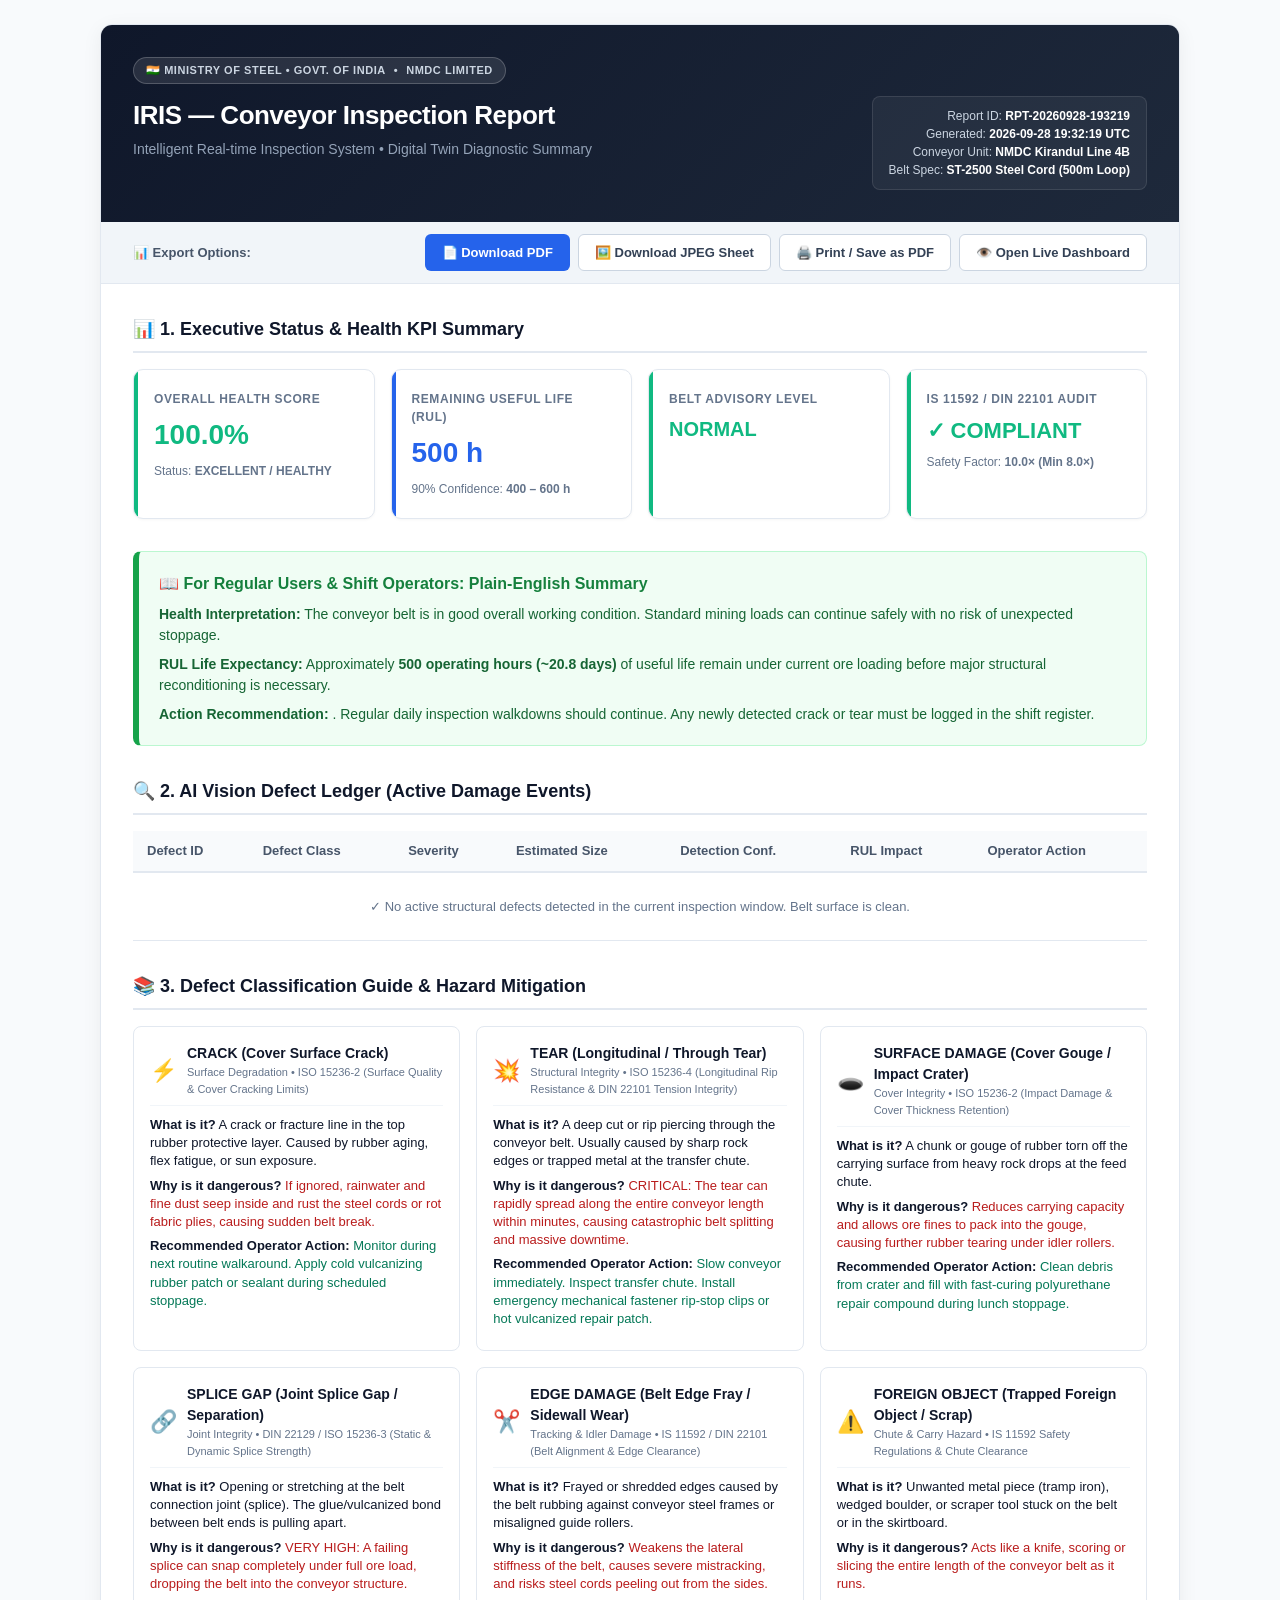
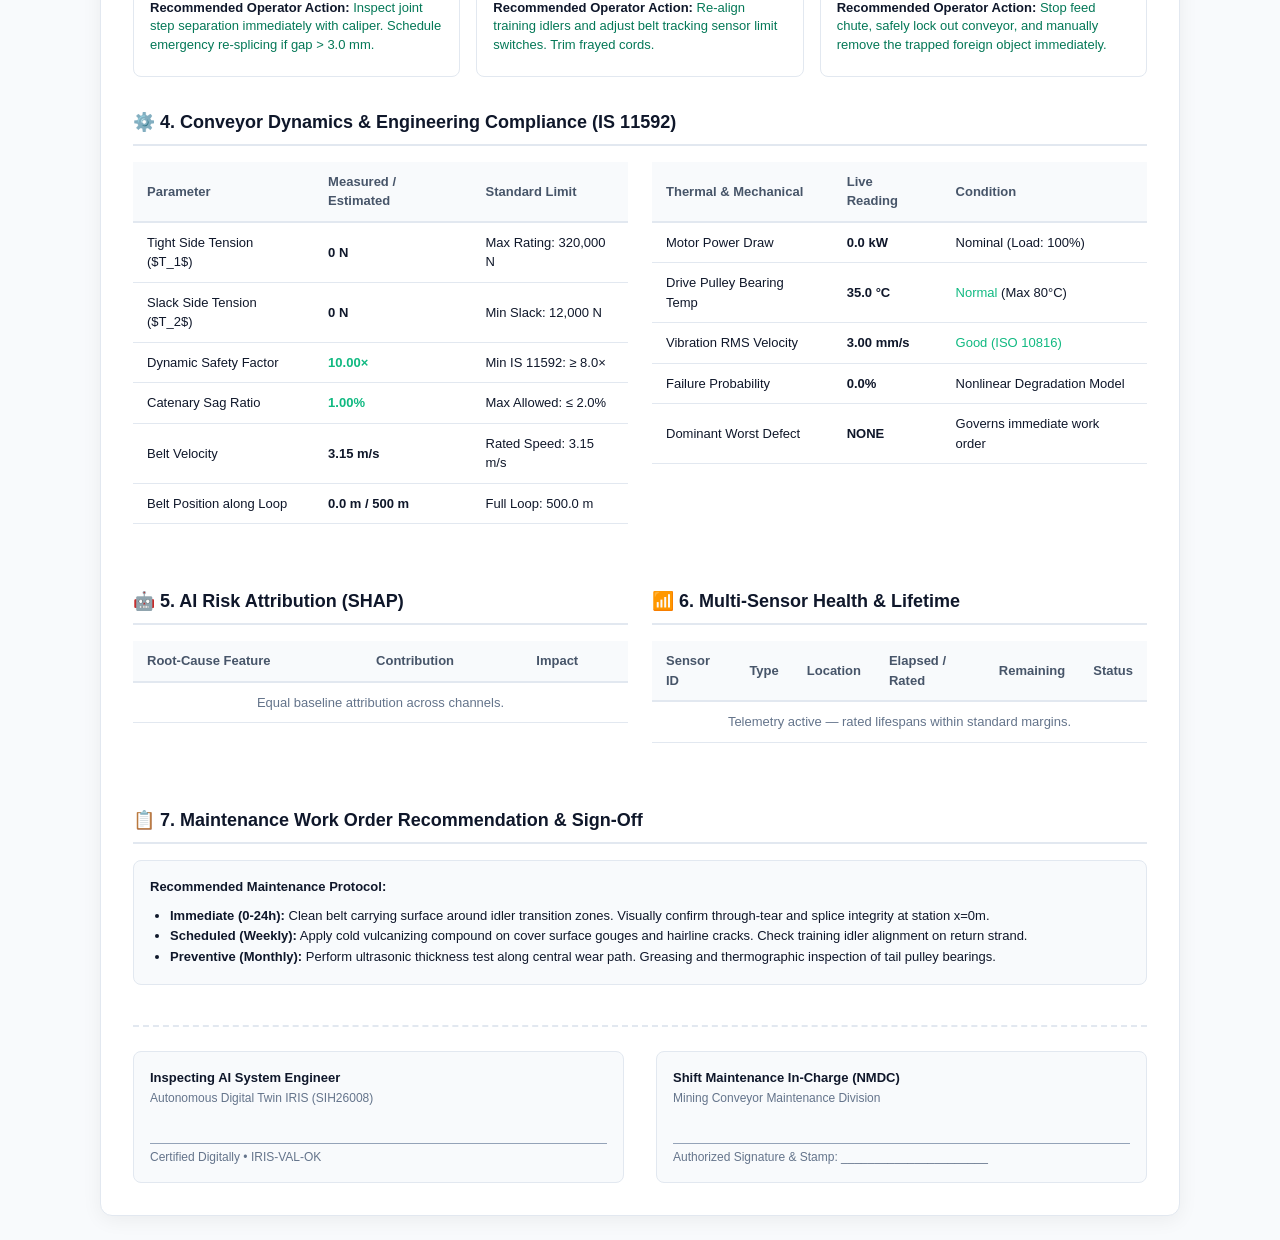
<file: data/reports/IRIS_Report_20260928_193219.html>
<!DOCTYPE html>
<html lang="en">
<head>
    <meta charset="UTF-8">
    <meta name="viewport" content="width=device-width, initial-scale=1.0">
    <title>IRIS Diagnostic Report — RPT-20260928-193219</title>
    <style>
        :root {
            --primary: #0f172a;
            --primary-accent: #2563eb;
            --text-main: #0f172a;
            --text-muted: #64748b;
            --border: #e2e8f0;
            --bg-page: #f8fafc;
            --bg-card: #ffffff;
        }
        * {
            box-sizing: border-box;
            margin: 0;
            padding: 0;
        }
        body {
            font-family: -apple-system, BlinkMacSystemFont, "Segoe UI", Roboto, Helvetica, Arial, sans-serif;
            background-color: var(--bg-page);
            color: var(--text-main);
            line-height: 1.5;
            padding: 24px;
        }
        .report-container {
            max-width: 1080px;
            margin: 0 auto;
            background: var(--bg-card);
            border-radius: 12px;
            box-shadow: 0 4px 20px rgba(0, 0, 0, 0.06);
            border: 1px solid var(--border);
            overflow: hidden;
        }
        /* Header Banner */
        .report-header {
            background: linear-gradient(135deg, #0f172a 0%, #1e293b 100%);
            color: #ffffff;
            padding: 32px;
            position: relative;
        }
        .govt-badge {
            display: inline-flex;
            align-items: center;
            gap: 8px;
            background: rgba(255, 255, 255, 0.1);
            border: 1px solid rgba(255, 255, 255, 0.2);
            padding: 4px 12px;
            border-radius: 999px;
            font-size: 11px;
            font-weight: 700;
            letter-spacing: 0.05em;
            color: #cbd5e1;
            margin-bottom: 12px;
        }
        .report-title-row {
            display: flex;
            justify-content: space-between;
            align-items: flex-start;
            flex-wrap: wrap;
            gap: 16px;
        }
        .report-main-title {
            font-size: 26px;
            font-weight: 800;
            letter-spacing: -0.02em;
        }
        .report-subtitle {
            font-size: 14px;
            color: #94a3b8;
            margin-top: 4px;
        }
        .meta-box {
            text-align: right;
            font-size: 12px;
            color: #cbd5e1;
            background: rgba(255, 255, 255, 0.05);
            padding: 10px 16px;
            border-radius: 8px;
            border: 1px solid rgba(255, 255, 255, 0.1);
        }
        .meta-box strong {
            color: #ffffff;
        }

        /* Action Toolbar */
        .action-bar {
            display: flex;
            justify-content: space-between;
            align-items: center;
            background: #f1f5f9;
            padding: 12px 32px;
            border-bottom: 1px solid var(--border);
            gap: 12px;
            flex-wrap: wrap;
        }
        .btn {
            display: inline-flex;
            align-items: center;
            gap: 6px;
            padding: 8px 16px;
            font-size: 13px;
            font-weight: 600;
            border-radius: 6px;
            cursor: pointer;
            text-decoration: none;
            border: 1px solid transparent;
            transition: all 0.2s ease;
        }
        .btn-primary {
            background: #2563eb;
            color: #ffffff;
        }
        .btn-primary:hover {
            background: #1d4ed8;
        }
        .btn-outline {
            background: #ffffff;
            color: #334155;
            border-color: #cbd5e1;
        }
        .btn-outline:hover {
            background: #f8fafc;
            border-color: #94a3b8;
        }

        /* Content Area */
        .report-body {
            padding: 32px;
        }

        /* Section Headings */
        .section-title {
            font-size: 18px;
            font-weight: 700;
            color: #0f172a;
            margin-bottom: 16px;
            display: flex;
            align-items: center;
            gap: 8px;
            border-bottom: 2px solid #e2e8f0;
            padding-bottom: 8px;
        }

        /* KPI Dashboard Grid */
        .kpi-grid {
            display: grid;
            grid-template-columns: repeat(auto-fit, minmax(220px, 1fr));
            gap: 16px;
            margin-bottom: 32px;
        }
        .kpi-card {
            background: #ffffff;
            border: 1px solid var(--border);
            border-radius: 10px;
            padding: 20px;
            box-shadow: 0 1px 3px rgba(0, 0, 0, 0.04);
            position: relative;
            overflow: hidden;
        }
        .kpi-card::before {
            content: "";
            position: absolute;
            top: 0;
            left: 0;
            width: 4px;
            height: 100%;
            background: var(--card-color, #2563eb);
        }
        .kpi-label {
            font-size: 12px;
            font-weight: 600;
            text-transform: uppercase;
            letter-spacing: 0.05em;
            color: var(--text-muted);
        }
        .kpi-val {
            font-size: 28px;
            font-weight: 800;
            color: var(--card-color, #0f172a);
            margin: 6px 0;
        }
        .kpi-sub {
            font-size: 12px;
            color: var(--text-muted);
        }

        /* Plain English Guide Callout */
        .guide-box {
            background: #f0fdf4;
            border: 1px solid #bbf7d0;
            border-left: 6px solid #16a34a;
            border-radius: 8px;
            padding: 20px;
            margin-bottom: 32px;
        }
        .guide-box h3 {
            font-size: 16px;
            color: #15803d;
            font-weight: 700;
            margin-bottom: 8px;
            display: flex;
            align-items: center;
            gap: 6px;
        }
        .guide-box p {
            font-size: 14px;
            color: #166534;
            margin-bottom: 8px;
        }
        .guide-box p:last-child {
            margin-bottom: 0;
        }

        /* Plain Cards Grid for Defect Classes */
        .plain-grid {
            display: grid;
            grid-template-columns: repeat(auto-fit, minmax(310px, 1fr));
            gap: 16px;
            margin-bottom: 32px;
        }
        .plain-card {
            background: #ffffff;
            border: 1px solid var(--border);
            border-radius: 8px;
            padding: 16px;
            font-size: 13px;
        }
        .plain-card-header {
            display: flex;
            align-items: center;
            gap: 10px;
            margin-bottom: 10px;
            border-bottom: 1px solid #f1f5f9;
            padding-bottom: 8px;
        }
        .plain-icon {
            font-size: 22px;
        }
        .plain-card-title {
            font-weight: 700;
            font-size: 14px;
            color: #0f172a;
        }
        .plain-card-cat {
            font-size: 11px;
            color: var(--text-muted);
        }
        .plain-card-body p {
            margin-bottom: 6px;
            line-height: 1.4;
        }

        /* Tables */
        .data-table {
            width: 100%;
            border-collapse: collapse;
            font-size: 13px;
            margin-bottom: 32px;
        }
        .data-table th {
            background: #f8fafc;
            color: #475569;
            font-weight: 600;
            text-align: left;
            padding: 10px 14px;
            border-bottom: 2px solid var(--border);
        }
        .data-table td {
            padding: 10px 14px;
            border-bottom: 1px solid var(--border);
            vertical-align: middle;
        }
        .data-table tr:hover td {
            background: #f8fafc;
        }

        /* Chips & Badges */
        .class-chip {
            display: inline-block;
            padding: 2px 8px;
            border-radius: 4px;
            font-size: 11px;
            font-weight: 700;
            border: 1px solid transparent;
        }
        .sev-chip {
            display: inline-block;
            padding: 2px 8px;
            border-radius: 4px;
            font-size: 11px;
            font-weight: 700;
            border: 1px solid transparent;
        }

        /* Engineering Metrics 2-col */
        .two-col {
            display: grid;
            grid-template-columns: 1fr 1fr;
            gap: 24px;
            margin-bottom: 32px;
        }
        @media (max-width: 768px) {
            .two-col {
                grid-template-columns: 1fr;
            }
        }

        /* Signoff Block */
        .signoff-block {
            display: grid;
            grid-template-columns: 1fr 1fr;
            gap: 32px;
            margin-top: 40px;
            padding-top: 24px;
            border-top: 2px dashed var(--border);
        }
        .sign-box {
            border: 1px solid var(--border);
            border-radius: 8px;
            padding: 16px;
            background: #f8fafc;
        }
        .sign-line {
            margin-top: 36px;
            border-top: 1px solid #94a3b8;
            padding-top: 4px;
            font-size: 12px;
            color: #64748b;
        }

        /* Print Media Styles */
        @media print {
            body {
                background: #ffffff;
                padding: 0;
            }
            .report-container {
                box-shadow: none;
                border: none;
                max-width: 100%;
            }
            .action-bar {
                display: none;
            }
            .report-header {
                background: #0f172a !important;
                -webkit-print-color-adjust: exact;
                print-color-adjust: exact;
            }
            .kpi-card, .plain-card, .guide-box {
                break-inside: avoid;
            }
        }
    </style>
</head>
<body>

<div class="report-container">
    <!-- Header -->
    <div class="report-header">
        <div class="govt-badge">
            <span>🇮🇳 MINISTRY OF STEEL • GOVT. OF INDIA</span>
            <span>•</span>
            <span>NMDC LIMITED</span>
        </div>
        <div class="report-title-row">
            <div>
                <h1 class="report-main-title">IRIS — Conveyor Inspection Report</h1>
                <div class="report-subtitle">Intelligent Real-time Inspection System • Digital Twin Diagnostic Summary</div>
            </div>
            <div class="meta-box">
                <div>Report ID: <strong>RPT-20260928-193219</strong></div>
                <div>Generated: <strong>2026-09-28 19:32:19 UTC</strong></div>
                <div>Conveyor Unit: <strong>NMDC Kirandul Line 4B</strong></div>
                <div>Belt Spec: <strong>ST-2500 Steel Cord (500m Loop)</strong></div>
            </div>
        </div>
    </div>

    <!-- Toolbar -->
    <div class="action-bar">
        <div style="font-size:13px;color:#475569;font-weight:600">
            📊 Export Options:
        </div>
        <div style="display:flex;gap:8px;flex-wrap:wrap">
            <a href="/api/report/pdf" class="btn btn-primary" download="IRIS_Report_RPT-20260928-193219.pdf">
                📄 Download PDF
            </a>
            <a href="/api/report/jpeg" class="btn btn-outline" download="IRIS_Report_RPT-20260928-193219.jpeg">
                🖼️ Download JPEG Sheet
            </a>
            <button onclick="window.print()" class="btn btn-outline">
                🖨️ Print / Save as PDF
            </button>
            <a href="/" class="btn btn-outline">
                👁️ Open Live Dashboard
            </a>
        </div>
    </div>

    <div class="report-body">
        <!-- ═══ 1. Executive Status & KPIs ═══ -->
        <div class="section-title">📊 1. Executive Status & Health KPI Summary</div>
        
        <div class="kpi-grid">
            <div class="kpi-card" style="--card-color: #10b981">
                <div class="kpi-label">Overall Health Score</div>
                <div class="kpi-val">100.0%</div>
                <div class="kpi-sub">Status: <strong>EXCELLENT / HEALTHY</strong></div>
            </div>
            <div class="kpi-card" style="--card-color: #2563eb">
                <div class="kpi-label">Remaining Useful Life (RUL)</div>
                <div class="kpi-val">500 h</div>
                <div class="kpi-sub">90% Confidence: <strong>400 – 600 h</strong></div>
            </div>
            <div class="kpi-card" style="--card-color: #10b981">
                <div class="kpi-label">Belt Advisory Level</div>
                <div class="kpi-val" style="font-size:20px">NORMAL</div>
                <div class="kpi-sub"></div>
            </div>
            <div class="kpi-card" style="--card-color: #10b981">
                <div class="kpi-label">IS 11592 / DIN 22101 Audit</div>
                <div class="kpi-val" style="font-size:22px">✓ COMPLIANT</div>
                <div class="kpi-sub">Safety Factor: <strong>10.0× (Min 8.0×)</strong></div>
            </div>
        </div>

        <!-- ═══ 2. Non-Technical / Plain-English Guide ═══ -->
        <div class="guide-box">
            <h3>📖 For Regular Users & Shift Operators: Plain-English Summary</h3>
            <p><strong>Health Interpretation:</strong> The conveyor belt is in good overall working condition. Standard mining loads can continue safely with no risk of unexpected stoppage.</p>
            <p><strong>RUL Life Expectancy:</strong> Approximately <strong>500 operating hours (~20.8 days)</strong> of useful life remain under current ore loading before major structural reconditioning is necessary.</p>
            <p><strong>Action Recommendation:</strong> . Regular daily inspection walkdowns should continue. Any newly detected crack or tear must be logged in the shift register.</p>
        </div>

        <!-- ═══ 3. Active Damage Event Ledger ═══ -->
        <div class="section-title">🔍 2. AI Vision Defect Ledger (Active Damage Events)</div>
        <table class="data-table">
            <thead>
                <tr>
                    <th>Defect ID</th>
                    <th>Defect Class</th>
                    <th>Severity</th>
                    <th>Estimated Size</th>
                    <th>Detection Conf.</th>
                    <th>RUL Impact</th>
                    <th>Operator Action</th>
                </tr>
            </thead>
            <tbody>
                
        <tr>
            <td colspan="7" style="text-align:center;padding:24px;color:#64748b">
                ✓ No active structural defects detected in the current inspection window. Belt surface is clean.
            </td>
        </tr>
        
            </tbody>
        </table>

        <!-- ═══ 4. Defect Types Knowledge Base for Operators ═══ -->
        <div class="section-title">📚 3. Defect Classification Guide & Hazard Mitigation</div>
        <div class="plain-grid">
            
        <div class="plain-card">
            <div class="plain-card-header">
                <span class="plain-icon">⚡</span>
                <div>
                    <div class="plain-card-title">CRACK (Cover Surface Crack)</div>
                    <div class="plain-card-cat">Surface Degradation • ISO 15236-2 (Surface Quality & Cover Cracking Limits)</div>
                </div>
            </div>
            <div class="plain-card-body">
                <p><strong>What is it?</strong> A crack or fracture line in the top rubber protective layer. Caused by rubber aging, flex fatigue, or sun exposure.</p>
                <p><strong>Why is it dangerous?</strong> <span style="color:#b91c1c">If ignored, rainwater and fine dust seep inside and rust the steel cords or rot fabric plies, causing sudden belt break.</span></p>
                <p><strong>Recommended Operator Action:</strong> <span style="color:#047857">Monitor during next routine walkaround. Apply cold vulcanizing rubber patch or sealant during scheduled stoppage.</span></p>
            </div>
        </div>
        
        <div class="plain-card">
            <div class="plain-card-header">
                <span class="plain-icon">💥</span>
                <div>
                    <div class="plain-card-title">TEAR (Longitudinal / Through Tear)</div>
                    <div class="plain-card-cat">Structural Integrity • ISO 15236-4 (Longitudinal Rip Resistance & DIN 22101 Tension Integrity)</div>
                </div>
            </div>
            <div class="plain-card-body">
                <p><strong>What is it?</strong> A deep cut or rip piercing through the conveyor belt. Usually caused by sharp rock edges or trapped metal at the transfer chute.</p>
                <p><strong>Why is it dangerous?</strong> <span style="color:#b91c1c">CRITICAL: The tear can rapidly spread along the entire conveyor length within minutes, causing catastrophic belt splitting and massive downtime.</span></p>
                <p><strong>Recommended Operator Action:</strong> <span style="color:#047857">Slow conveyor immediately. Inspect transfer chute. Install emergency mechanical fastener rip-stop clips or hot vulcanized repair patch.</span></p>
            </div>
        </div>
        
        <div class="plain-card">
            <div class="plain-card-header">
                <span class="plain-icon">🕳️</span>
                <div>
                    <div class="plain-card-title">SURFACE DAMAGE (Cover Gouge / Impact Crater)</div>
                    <div class="plain-card-cat">Cover Integrity • ISO 15236-2 (Impact Damage & Cover Thickness Retention)</div>
                </div>
            </div>
            <div class="plain-card-body">
                <p><strong>What is it?</strong> A chunk or gouge of rubber torn off the carrying surface from heavy rock drops at the feed chute.</p>
                <p><strong>Why is it dangerous?</strong> <span style="color:#b91c1c">Reduces carrying capacity and allows ore fines to pack into the gouge, causing further rubber tearing under idler rollers.</span></p>
                <p><strong>Recommended Operator Action:</strong> <span style="color:#047857">Clean debris from crater and fill with fast-curing polyurethane repair compound during lunch stoppage.</span></p>
            </div>
        </div>
        
        <div class="plain-card">
            <div class="plain-card-header">
                <span class="plain-icon">🔗</span>
                <div>
                    <div class="plain-card-title">SPLICE GAP (Joint Splice Gap / Separation)</div>
                    <div class="plain-card-cat">Joint Integrity • DIN 22129 / ISO 15236-3 (Static & Dynamic Splice Strength)</div>
                </div>
            </div>
            <div class="plain-card-body">
                <p><strong>What is it?</strong> Opening or stretching at the belt connection joint (splice). The glue/vulcanized bond between belt ends is pulling apart.</p>
                <p><strong>Why is it dangerous?</strong> <span style="color:#b91c1c">VERY HIGH: A failing splice can snap completely under full ore load, dropping the belt into the conveyor structure.</span></p>
                <p><strong>Recommended Operator Action:</strong> <span style="color:#047857">Inspect joint step separation immediately with caliper. Schedule emergency re-splicing if gap > 3.0 mm.</span></p>
            </div>
        </div>
        
        <div class="plain-card">
            <div class="plain-card-header">
                <span class="plain-icon">✂️</span>
                <div>
                    <div class="plain-card-title">EDGE DAMAGE (Belt Edge Fray / Sidewall Wear)</div>
                    <div class="plain-card-cat">Tracking & Idler Damage • IS 11592 / DIN 22101 (Belt Alignment & Edge Clearance)</div>
                </div>
            </div>
            <div class="plain-card-body">
                <p><strong>What is it?</strong> Frayed or shredded edges caused by the belt rubbing against conveyor steel frames or misaligned guide rollers.</p>
                <p><strong>Why is it dangerous?</strong> <span style="color:#b91c1c">Weakens the lateral stiffness of the belt, causes severe mistracking, and risks steel cords peeling out from the sides.</span></p>
                <p><strong>Recommended Operator Action:</strong> <span style="color:#047857">Re-align training idlers and adjust belt tracking sensor limit switches. Trim frayed cords.</span></p>
            </div>
        </div>
        
        <div class="plain-card">
            <div class="plain-card-header">
                <span class="plain-icon">⚠️</span>
                <div>
                    <div class="plain-card-title">FOREIGN OBJECT (Trapped Foreign Object / Scrap)</div>
                    <div class="plain-card-cat">Chute & Carry Hazard • IS 11592 Safety Regulations & Chute Clearance</div>
                </div>
            </div>
            <div class="plain-card-body">
                <p><strong>What is it?</strong> Unwanted metal piece (tramp iron), wedged boulder, or scraper tool stuck on the belt or in the skirtboard.</p>
                <p><strong>Why is it dangerous?</strong> <span style="color:#b91c1c">Acts like a knife, scoring or slicing the entire length of the conveyor belt as it runs.</span></p>
                <p><strong>Recommended Operator Action:</strong> <span style="color:#047857">Stop feed chute, safely lock out conveyor, and manually remove the trapped foreign object immediately.</span></p>
            </div>
        </div>
        
        </div>

        <!-- ═══ 5. Physics & Dynamic Compliance ═══ -->
        <div class="section-title">⚙️ 4. Conveyor Dynamics & Engineering Compliance (IS 11592)</div>
        <div class="two-col">
            <div>
                <table class="data-table">
                    <thead>
                        <tr>
                            <th>Parameter</th>
                            <th>Measured / Estimated</th>
                            <th>Standard Limit</th>
                        </tr>
                    </thead>
                    <tbody>
                        <tr>
                            <td>Tight Side Tension ($T_1$)</td>
                            <td><strong>0 N</strong></td>
                            <td>Max Rating: 320,000 N</td>
                        </tr>
                        <tr>
                            <td>Slack Side Tension ($T_2$)</td>
                            <td><strong>0 N</strong></td>
                            <td>Min Slack: 12,000 N</td>
                        </tr>
                        <tr>
                            <td>Dynamic Safety Factor</td>
                            <td><strong style="color:#10b981">10.00×</strong></td>
                            <td>Min IS 11592: &ge; 8.0×</td>
                        </tr>
                        <tr>
                            <td>Catenary Sag Ratio</td>
                            <td><strong style="color:#10b981">1.00%</strong></td>
                            <td>Max Allowed: &le; 2.0%</td>
                        </tr>
                        <tr>
                            <td>Belt Velocity</td>
                            <td><strong>3.15 m/s</strong></td>
                            <td>Rated Speed: 3.15 m/s</td>
                        </tr>
                        <tr>
                            <td>Belt Position along Loop</td>
                            <td><strong>0.0 m / 500 m</strong></td>
                            <td>Full Loop: 500.0 m</td>
                        </tr>
                    </tbody>
                </table>
            </div>
            <div>
                <table class="data-table">
                    <thead>
                        <tr>
                            <th>Thermal & Mechanical</th>
                            <th>Live Reading</th>
                            <th>Condition</th>
                        </tr>
                    </thead>
                    <tbody>
                        <tr>
                            <td>Motor Power Draw</td>
                            <td><strong>0.0 kW</strong></td>
                            <td>Nominal (Load: 100%)</td>
                        </tr>
                        <tr>
                            <td>Drive Pulley Bearing Temp</td>
                            <td><strong>35.0 °C</strong></td>
                            <td><span style="color:#10b981">Normal</span> (Max 80°C)</td>
                        </tr>
                        <tr>
                            <td>Vibration RMS Velocity</td>
                            <td><strong>3.00 mm/s</strong></td>
                            <td><span style="color:#10b981">Good (ISO 10816)</span></td>
                        </tr>
                        <tr>
                            <td>Failure Probability</td>
                            <td><strong>0.0%</strong></td>
                            <td>Nonlinear Degradation Model</td>
                        </tr>
                        <tr>
                            <td>Dominant Worst Defect</td>
                            <td><strong>NONE</strong></td>
                            <td>Governs immediate work order</td>
                        </tr>
                    </tbody>
                </table>
            </div>
        </div>

        <!-- ═══ 6. AI SHAP Feature Risk Attribution & Sensors ═══ -->
        <div class="two-col">
            <div>
                <div class="section-title">🤖 5. AI Risk Attribution (SHAP)</div>
                <table class="data-table">
                    <thead>
                        <tr>
                            <th>Root-Cause Feature</th>
                            <th>Contribution</th>
                            <th>Impact</th>
                        </tr>
                    </thead>
                    <tbody>
                        <tr><td colspan='3' style='text-align:center;color:#64748b'>Equal baseline attribution across channels.</td></tr>
                    </tbody>
                </table>
            </div>
            <div>
                <div class="section-title">📶 6. Multi-Sensor Health & Lifetime</div>
                <table class="data-table">
                    <thead>
                        <tr>
                            <th>Sensor ID</th>
                            <th>Type</th>
                            <th>Location</th>
                            <th>Elapsed / Rated</th>
                            <th>Remaining</th>
                            <th>Status</th>
                        </tr>
                    </thead>
                    <tbody>
                        <tr><td colspan='6' style='text-align:center;color:#64748b'>Telemetry active — rated lifespans within standard margins.</td></tr>
                    </tbody>
                </table>
            </div>
        </div>

        <!-- ═══ 7. Work Order & Signatures ═══ -->
        <div class="section-title">📋 7. Maintenance Work Order Recommendation & Sign-Off</div>
        <div style="background:#f8fafc;border:1px solid var(--border);border-radius:8px;padding:16px;font-size:13px;line-height:1.6">
            <strong>Recommended Maintenance Protocol:</strong>
            <ul style="margin-left:20px;margin-top:8px">
                <li><strong>Immediate (0-24h):</strong> Clean belt carrying surface around idler transition zones. Visually confirm through-tear and splice integrity at station x=0m.</li>
                <li><strong>Scheduled (Weekly):</strong> Apply cold vulcanizing compound on cover surface gouges and hairline cracks. Check training idler alignment on return strand.</li>
                <li><strong>Preventive (Monthly):</strong> Perform ultrasonic thickness test along central wear path. Greasing and thermographic inspection of tail pulley bearings.</li>
            </ul>
        </div>

        <div class="signoff-block">
            <div class="sign-box">
                <div style="font-weight:700;font-size:13px;color:#0f172a">Inspecting AI System Engineer</div>
                <div style="font-size:12px;color:#64748b;margin-top:2px">Autonomous Digital Twin IRIS (SIH26008)</div>
                <div class="sign-line">Certified Digitally • IRIS-VAL-OK</div>
            </div>
            <div class="sign-box">
                <div style="font-weight:700;font-size:13px;color:#0f172a">Shift Maintenance In-Charge (NMDC)</div>
                <div style="font-size:12px;color:#64748b;margin-top:2px">Mining Conveyor Maintenance Division</div>
                <div class="sign-line">Authorized Signature & Stamp: ______________________</div>
            </div>
        </div>
    </div>
</div>

</body>
</html>
</file>
